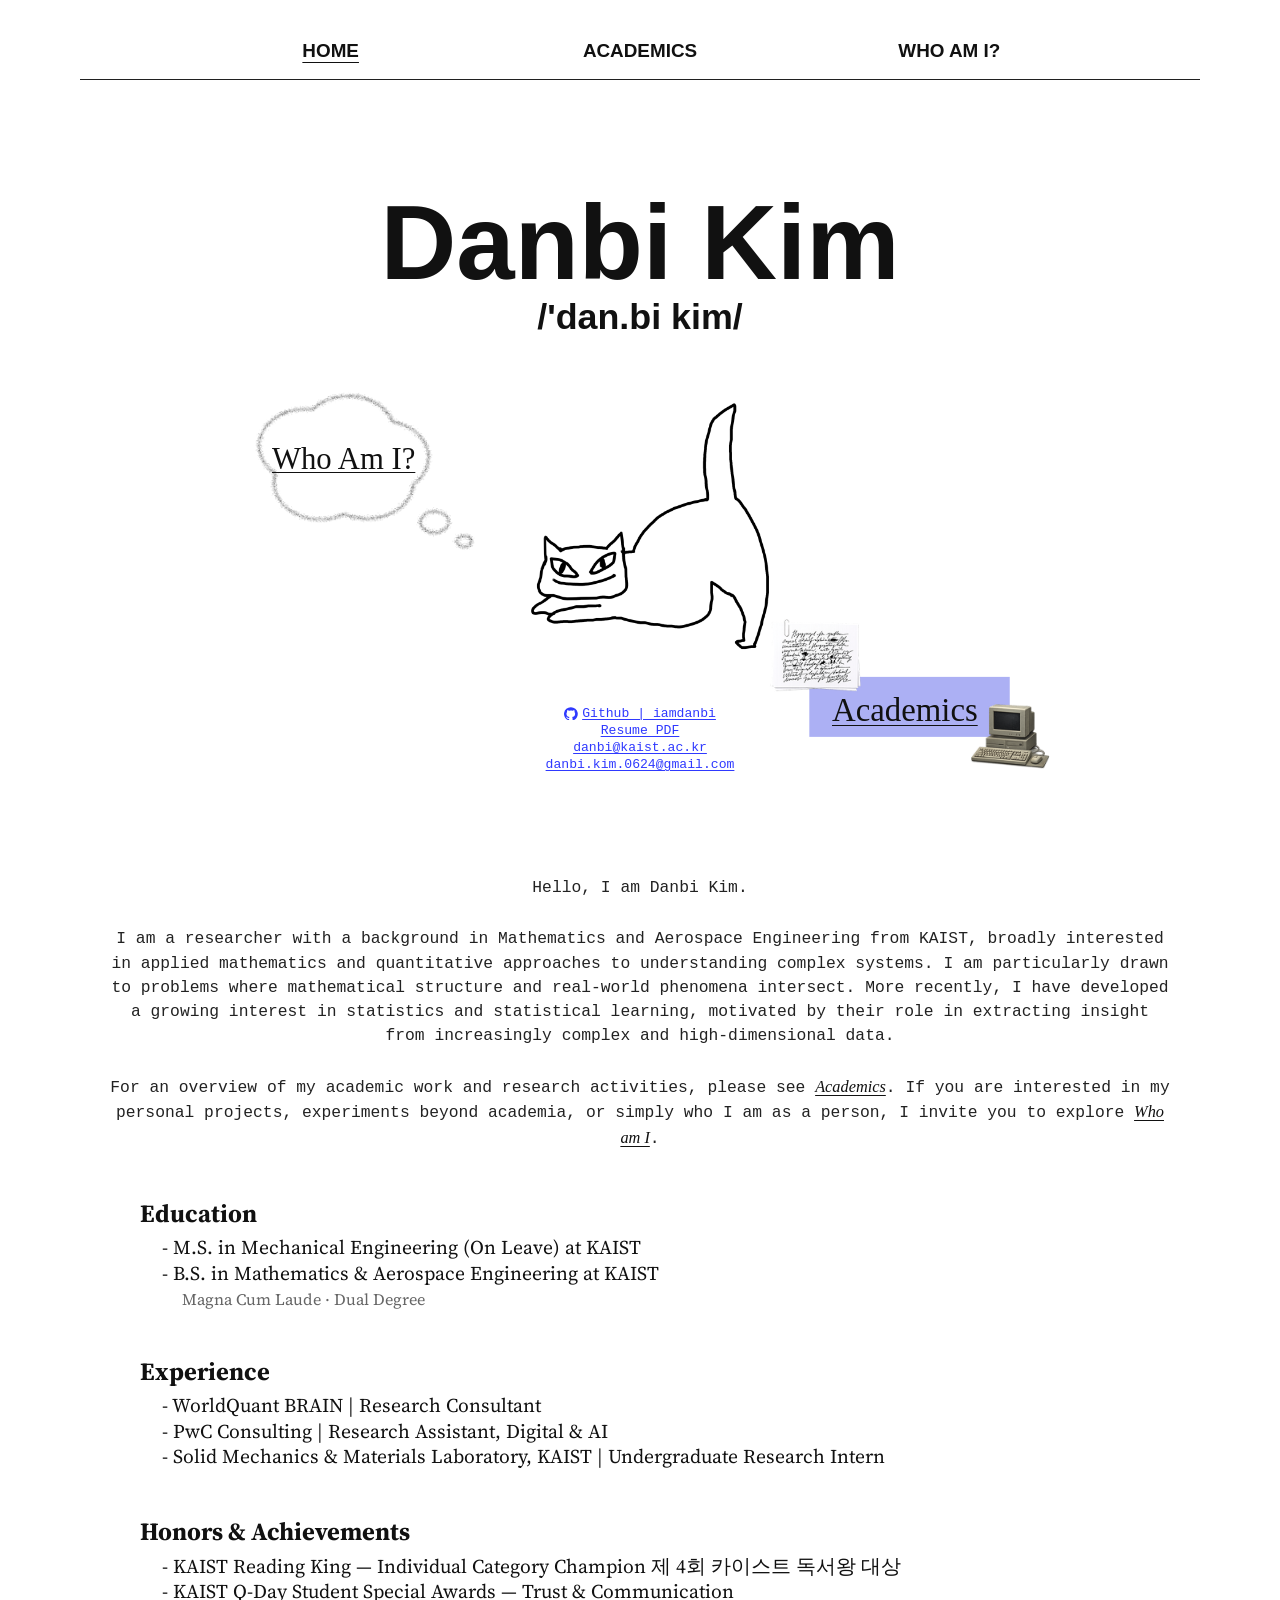
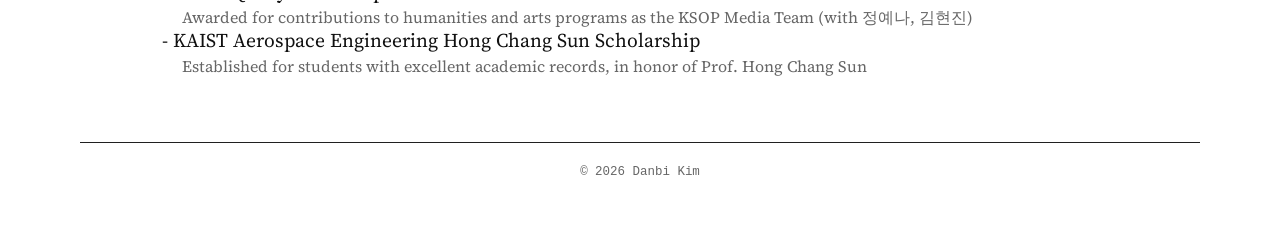
<file: index.html>
<!DOCTYPE html>
<html lang="en">
<head>
  <!-- Google tag (gtag.js) -->
  <script async src="https://www.googletagmanager.com/gtag/js?id=G-SSDT1JBMSD"></script>
  <script>
    window.dataLayer = window.dataLayer || [];
    function gtag(){dataLayer.push(arguments);}
    gtag('js', new Date());

    gtag('config', 'G-SSDT1JBMSD');
  </script>
  <meta charset="UTF-8" />
  <meta name="viewport" content="width=device-width, initial-scale=1.0" />
  <title>Danbi Kim</title>
  <link rel="preconnect" href="https://fonts.googleapis.com" />
  <link rel="preconnect" href="https://fonts.gstatic.com" crossorigin />
  <link href="https://fonts.googleapis.com/css2?family=Source+Serif+4:wght@400;700&display=swap" rel="stylesheet" />
  <link rel="stylesheet" href="style.css" />
</head>
<body>

<nav>
  <a href="#" class="active" onclick="show('home',this);return false;">Home</a>
  <a href="#" data-page-link="academics" onclick="show('academics',this);return false;">Academics</a>
  <a href="#" data-page-link="whoami" onclick="show('whoami',this);return false;">Who am I?</a>
</nav> 

<main>

  <!-- ══ HOME ══ -->
  <div id="home" class="page active">

    <div class="name-header">
      <h1 class="home-name">Danbi Kim</h1>
      <p class="phonetic">/'dan.bi kim/</p>
    </div>

    <div class="home-collage" aria-label="Danbi Kim homepage illustration">
      <a class="thought-link" href="#" onclick="show('whoami', document.querySelector('[data-page-link=whoami]'));return false;">
        <img src="assets/images/Inside_thoughts.png" alt="" />
        <span>Who Am I?</span>
      </a>

      <img class="cat-drawing" src="assets/images/cat_drawing_00.png" alt="Cat drawing" />

      <a class="academics-link" href="#" onclick="show('academics', document.querySelector('[data-page-link=academics]'));return false;">
        <img src="assets/images/Academics_hyperlink.png" alt="" />
        <span>Academics</span>
      </a>

      <div class="link-row">
        <a class="github-contact" href="https://github.com/iamdanbi" target="_blank" aria-label="Github iamdanbi">
          <svg viewBox="0 0 16 16" aria-hidden="true">
            <path d="M8 .2a8 8 0 0 0-2.5 15.6c.4.1.5-.2.5-.4v-1.5c-2.2.5-2.7-.9-2.7-.9-.4-.9-.9-1.1-.9-1.1-.7-.5.1-.5.1-.5.8.1 1.2.8 1.2.8.7 1.2 1.9.9 2.3.7.1-.5.3-.9.5-1.1-1.8-.2-3.6-.9-3.6-3.9 0-.9.3-1.6.8-2.1-.1-.2-.4-1 .1-2.1 0 0 .7-.2 2.2.8A7.6 7.6 0 0 1 8 4.2c.7 0 1.4.1 2 .3 1.5-1 2.2-.8 2.2-.8.5 1.1.2 1.9.1 2.1.5.6.8 1.3.8 2.1 0 3-1.8 3.7-3.6 3.9.3.3.6.8.6 1.6v2c0 .2.1.5.6.4A8 8 0 0 0 8 .2Z"/>
          </svg>
          <span>Github | iamdanbi</span>
        </a>
        <a href="assets/PDF/Danbi_Kim_Resume.pdf" target="_blank">Resume PDF</a>
        <a href="mailto:danbi@kaist.ac.kr">danbi@kaist.ac.kr</a>
        <a href="mailto:danbi.kim.0624@gmail.com">danbi.kim.0624@gmail.com</a>
      </div>
    </div>

    <div class="intro-text">
      <p>Hello, I am Danbi Kim.</p>
      <p>
        I am a researcher with a background in Mathematics and Aerospace Engineering from KAIST,
        broadly interested in applied mathematics and quantitative approaches to understanding complex systems.
        I am particularly drawn to problems where mathematical structure and real-world phenomena intersect.
        More recently, I have developed a growing interest in statistics and statistical learning, motivated by
        their role in extracting insight from increasingly complex and high-dimensional data.
      </p>
      <p>
        For an overview of my academic work and research activities, please see
        <a class="intro-emphasis" href="#" onclick="show('academics', document.querySelector('[data-page-link=academics]'));return false;">Academics</a>.
        If you are interested
        in my personal projects, experiments beyond academia, or simply who I am as a person, I invite you to
        explore <a class="intro-emphasis" href="#" onclick="show('whoami', document.querySelector('[data-page-link=whoami]'));return false;">Who am I</a>.
      </p>
    </div>

    <!-- Education -->
    <div class="section">
      <h2 class="section-label">Education</h2>
      <ul class="entry-list">
        <li>
          <div>
            <div class="entry-main">- M.S. in Mechanical Engineering (On Leave) at KAIST</div>
          </div>
        </li>
        <li>
          <div>
            <div class="entry-main">- B.S. in Mathematics &amp; Aerospace Engineering at KAIST</div>
            <div class="entry-sub">Magna Cum Laude · Dual Degree</div>
          </div>
        </li>
      </ul>
    </div>

    <!-- Experience -->
    <div class="section">
      <h2 class="section-label">Experience</h2>
      <ul class="entry-list">
        <li>
          <div>
            <div class="entry-main">- WorldQuant BRAIN | Research Consultant</div>
          </div>
        </li>
        <li>
          <div>
            <div class="entry-main">- PwC Consulting | Research Assistant, Digital &amp; AI</div>
          </div>
        </li>
        <li>
          <div>
            <div class="entry-main">- Solid Mechanics &amp; Materials Laboratory, KAIST | Undergraduate Research Intern</div>
          </div>
        </li>
      </ul>
    </div>

    <!-- Honors -->
    <div class="section">
      <h2 class="section-label">Honors &amp; Achievements</h2>
      <ul class="entry-list">
        <li>
          <div>
            <div class="entry-main">- KAIST Reading King — Individual Category Champion 제 4회 카이스트 독서왕 대상</div>
          </div>
        </li>
        <li>
          <div>
            <div class="entry-main">- KAIST Q-Day Student Special Awards — Trust &amp; Communication</div>
            <div class="entry-sub">Awarded for contributions to humanities and arts programs as the KSOP Media Team (with 정예나, 김현진)</div>
          </div>
        </li>
        <li>
          <div>
            <div class="entry-main">- KAIST Aerospace Engineering Hong Chang Sun Scholarship</div>
            <div class="entry-sub">Established for students with excellent academic records, in honor of Prof. Hong Chang Sun</div>
          </div>
        </li>
      </ul>
    </div>

  </div><!-- /home -->

  <div id="academics" class="page placeholder-page">
    <p>준비중이다</p>
  </div>

  <div id="whoami" class="page placeholder-page">
    <p>준비중이다</p>
  </div>

  <!-- ══ PROJECTS ══ -->
  <div id="projects" class="page">
    <p class="projects-intro">Selected work in quantitative research, mathematical modeling, and software.</p>

    <!-- Quant -->
    <div class="project-group">
      <p class="project-group-label">Quantitative Research</p>

      <div class="project-item">
        <div class="project-header">
          <div class="project-title"><a href="projects/portfolio-optimization.html">Portfolio Optimization via Convex Programming</a></div>
          <div class="project-year">2025</div>
        </div>
        <p class="project-desc">Mean-variance and CVaR portfolio optimization using real equity data. Implements efficient frontier construction, factor exposure constraints, and rebalancing under transaction cost penalties.</p>
        <div class="project-tags">
          <span class="tag">Python</span><span class="tag">cvxpy</span><span class="tag">Convex Optimization</span><span class="tag">Portfolio Theory</span>
        </div>
      </div>

      <!-- <div class="project-item">
        <div class="project-header">
          <div class="project-title"><a href="https://github.com/Danbi-Kim-0624" target="_blank">Alpha Research Pipeline</a></div>
          <div class="project-year">2026</div>
        </div>
        <p class="project-desc">Systematic factor research on U.S. equities using WorldQuant BRAIN. Built an automated alpha generation and screening pipeline using the BRAIN API, with LLM-assisted ideation for operator combinations.</p>
        <div class="project-tags">
          <span class="tag">Python</span><span class="tag">Factor Research</span><span class="tag">Alpha Development</span><span class="tag">LLM</span>
        </div>
      </div> -->
    </div>

    <!-- Mathematical Modeling -->
    <div class="project-group">
      <p class="project-group-label">Mathematical Modeling</p>

      <div class="project-item">
        <div class="project-header">
          <div class="project-title"><a href="projects/fourier-drawing.html">2D Fourier Transform Drawing Machine</a></div>
          <div class="project-year">2022</div>
        </div>
        <p class="project-desc">Approximates arbitrary closed curves using Fourier series on the complex plane. Inspired by 3Blue1Brown, processes raster images via edge detection and contour extraction, then reconstructs the path as a sum of rotating phasors. Final project for AE280 Software Application in Aerospace Engineering.</p>
        <div class="project-tags">
          <span class="tag">Python</span><span class="tag">Fourier Analysis</span><span class="tag">Signal Processing</span>
        </div>
      </div>

      <div class="project-item">
        <div class="project-header">
          <div class="project-title">2D FEM Structural Solver</div>
          <div class="project-year">2024</div>
        </div>
        <p class="project-desc">Implemented a 2D finite element method solver in MATLAB for structural mechanics. Handles mesh generation, stiffness assembly, and displacement field computation for planar stress/strain problems.</p>
        <div class="project-tags">
          <span class="tag">MATLAB</span><span class="tag">FEM</span><span class="tag">Numerical Methods</span>
        </div>
      </div>
    </div>

    <!-- Software -->
    <div class="project-group">
      <p class="project-group-label">Software</p>

      <div class="project-item">
        <div class="project-header">
          <div class="project-title"><a href="projects/kaori-latex.html">Heat Sheet Automation — KAORI</a></div>
          <div class="project-year">2025</div>
        </div>
        <p class="project-desc">Led migration of the KAIST swim meet booklet from Hangeul to LaTeX, enabling a clean file-tree structure for collaborative editing. Python pipeline automates lane assignment and heat sheet generation from raw registration data. Later integrated into the official KAORI website.</p>
        <div class="project-tags">
          <span class="tag">Python</span><span class="tag">LaTeX</span><span class="tag">Automation</span>
        </div>
      </div>

      <div class="project-item">
        <div class="project-header">
          <div class="project-title"><a href="projects/mini-pygame.html">Mini Pygame Project — KSOP</a></div>
          <div class="project-year">2022</div>
        </div>
        <p class="project-desc">Educational game developed as part of the KSOP CS curriculum for middle and high school students. Features a dodge-and-collect mechanic with score tracking, start/game-over screens, and step-by-step teachable game logic.</p>
        <div class="project-tags">
          <span class="tag">Python</span><span class="tag">Pygame</span><span class="tag">Education</span>
        </div>
      </div>
    </div>

    <!-- Extracurricular -->
    <div class="project-group">
      <p class="project-group-label">Extracurricular</p>

      <div class="project-item">
        <div class="project-header">
          <div class="project-title"><a href="projects/kaori-swim.html">Joining KAIST Swim Team KAORI</a></div>
          <div class="project-year">2024</div>
        </div>
        <p class="project-desc">Learned freestyle from scratch in three weeks to pass the 1,500m qualification test. Competed in multiple university and regional swim meets.</p>
        <div class="project-tags">
          <span class="tag">Swimming</span><span class="tag">KAIST KAORI</span>
        </div>
      </div>

      <div class="project-item">
        <div class="project-header">
          <div class="project-title"><a href="projects/taewool.html">Taewool Music Festival MC</a></div>
          <div class="project-year">2022</div>
        </div>
        <p class="project-desc">Served as MC for the 35th Taewool Music Festival, a four-hour campus event. Memorized an extensive script and coordinated live with a co-host to ensure a high-quality show.</p>
        <div class="project-tags">
          <span class="tag">KAIST VOK</span><span class="tag">Event Hosting</span>
        </div>
      </div>

      <div class="project-item">
        <div class="project-header">
          <div class="project-title"><a href="projects/ksop-2023.html">KSOP Summer Camp 2023 — Assistant &amp; Host</a></div>
          <div class="project-year">2023</div>
        </div>
        <p class="project-desc">Participated as assistant organizer and moderator for the 2023 KSOP Summer Camp. Focused on facilitating smooth communication behind the scenes.</p>
        <div class="project-tags">
          <span class="tag">KSOP</span><span class="tag">Mentoring</span>
        </div>
      </div>

      <div class="project-item">
        <div class="project-header">
          <div class="project-title"><a href="projects/ksop-2021.html">KSOP Summer Camp 2021 — Operations Lead</a></div>
          <div class="project-year">2021</div>
        </div>
        <p class="project-desc">Operations Mentor responsible for program scheduling and participant coordination. Served as host for a special lecture by Krafton Chairman Chang Byung-gyu.</p>
        <div class="project-tags">
          <span class="tag">KSOP</span><span class="tag">Operations</span>
        </div>
      </div>
    </div>

  </div><!-- /projects -->

</main>

<footer>© 2026 Danbi Kim</footer>

<script>
  function show(pageId, linkEl) {
    document.querySelectorAll('.page').forEach(p => p.classList.remove('active'));
    document.querySelectorAll('nav a').forEach(a => a.classList.remove('active'));
    document.getElementById(pageId).classList.add('active');
    if (linkEl) linkEl.classList.add('active');
    window.scrollTo({ top: 0, behavior: 'smooth' });
  }
</script>
</body>
</html>
</file>
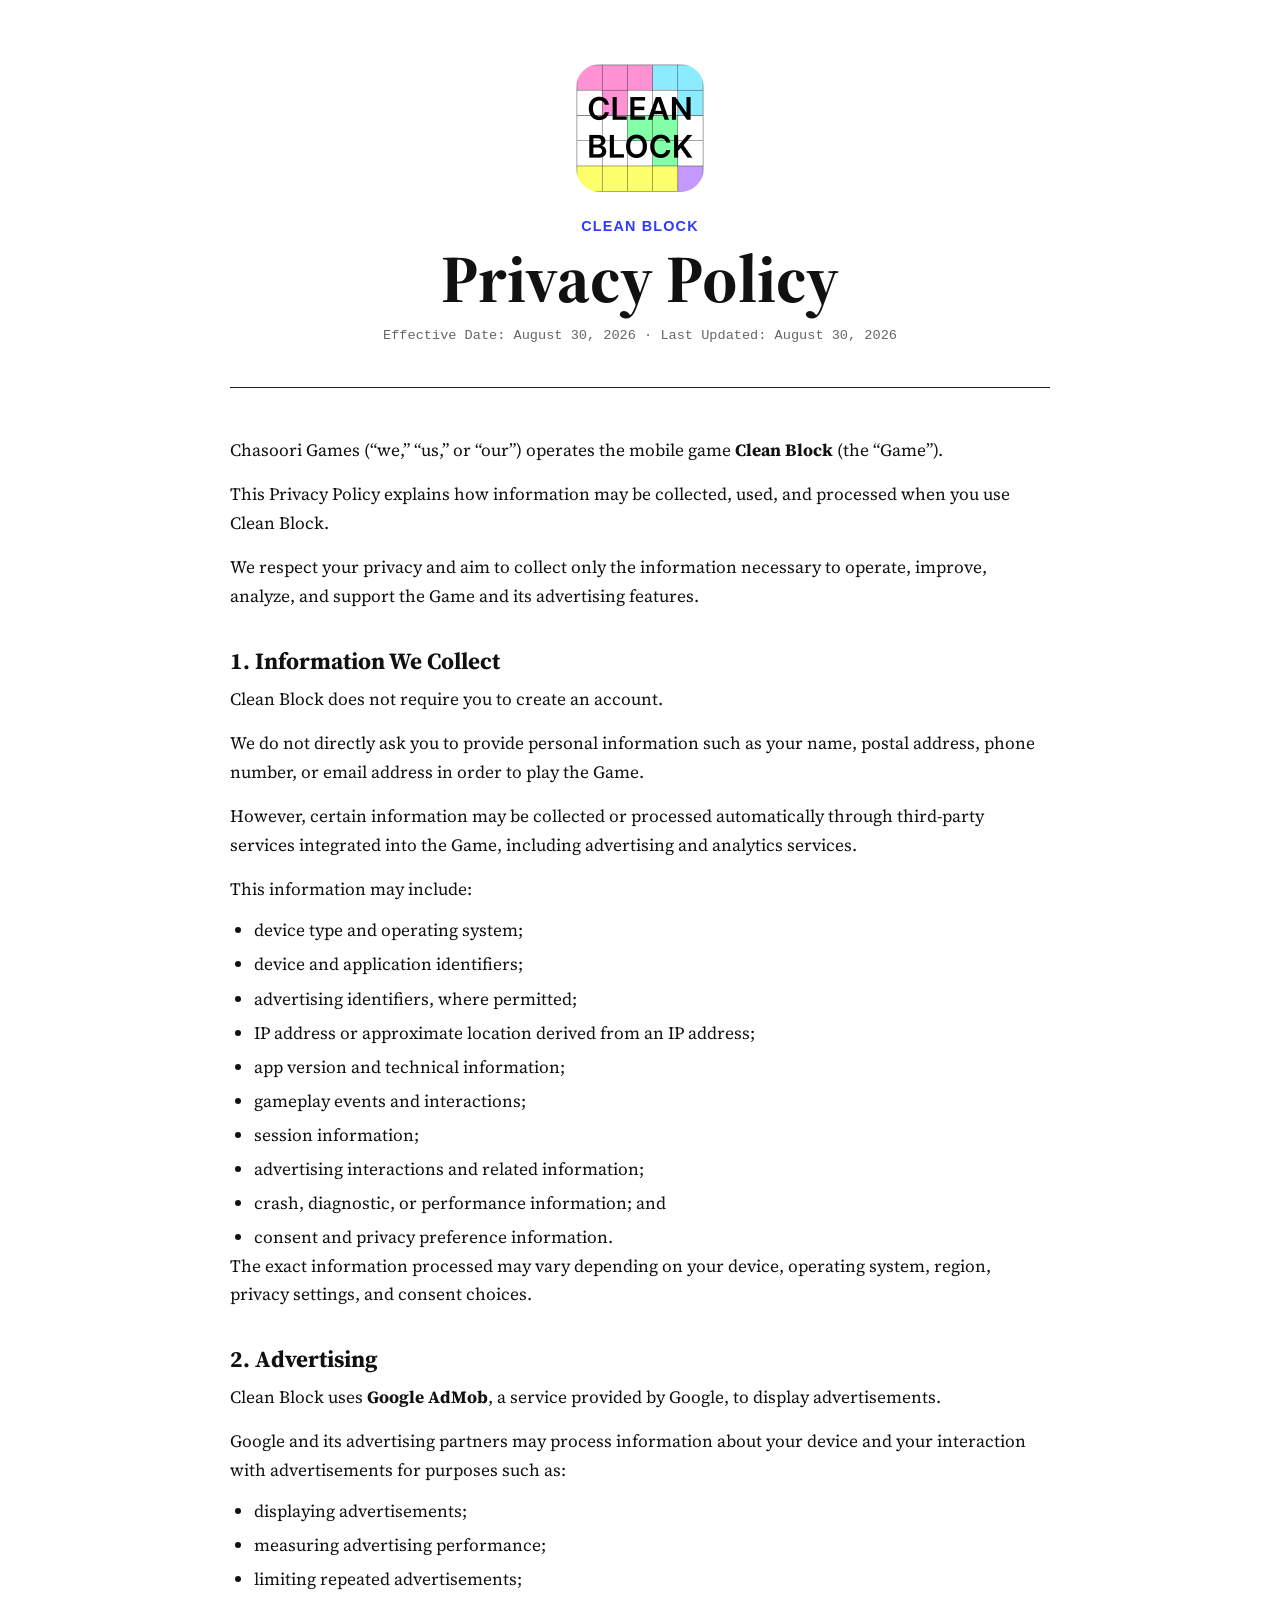
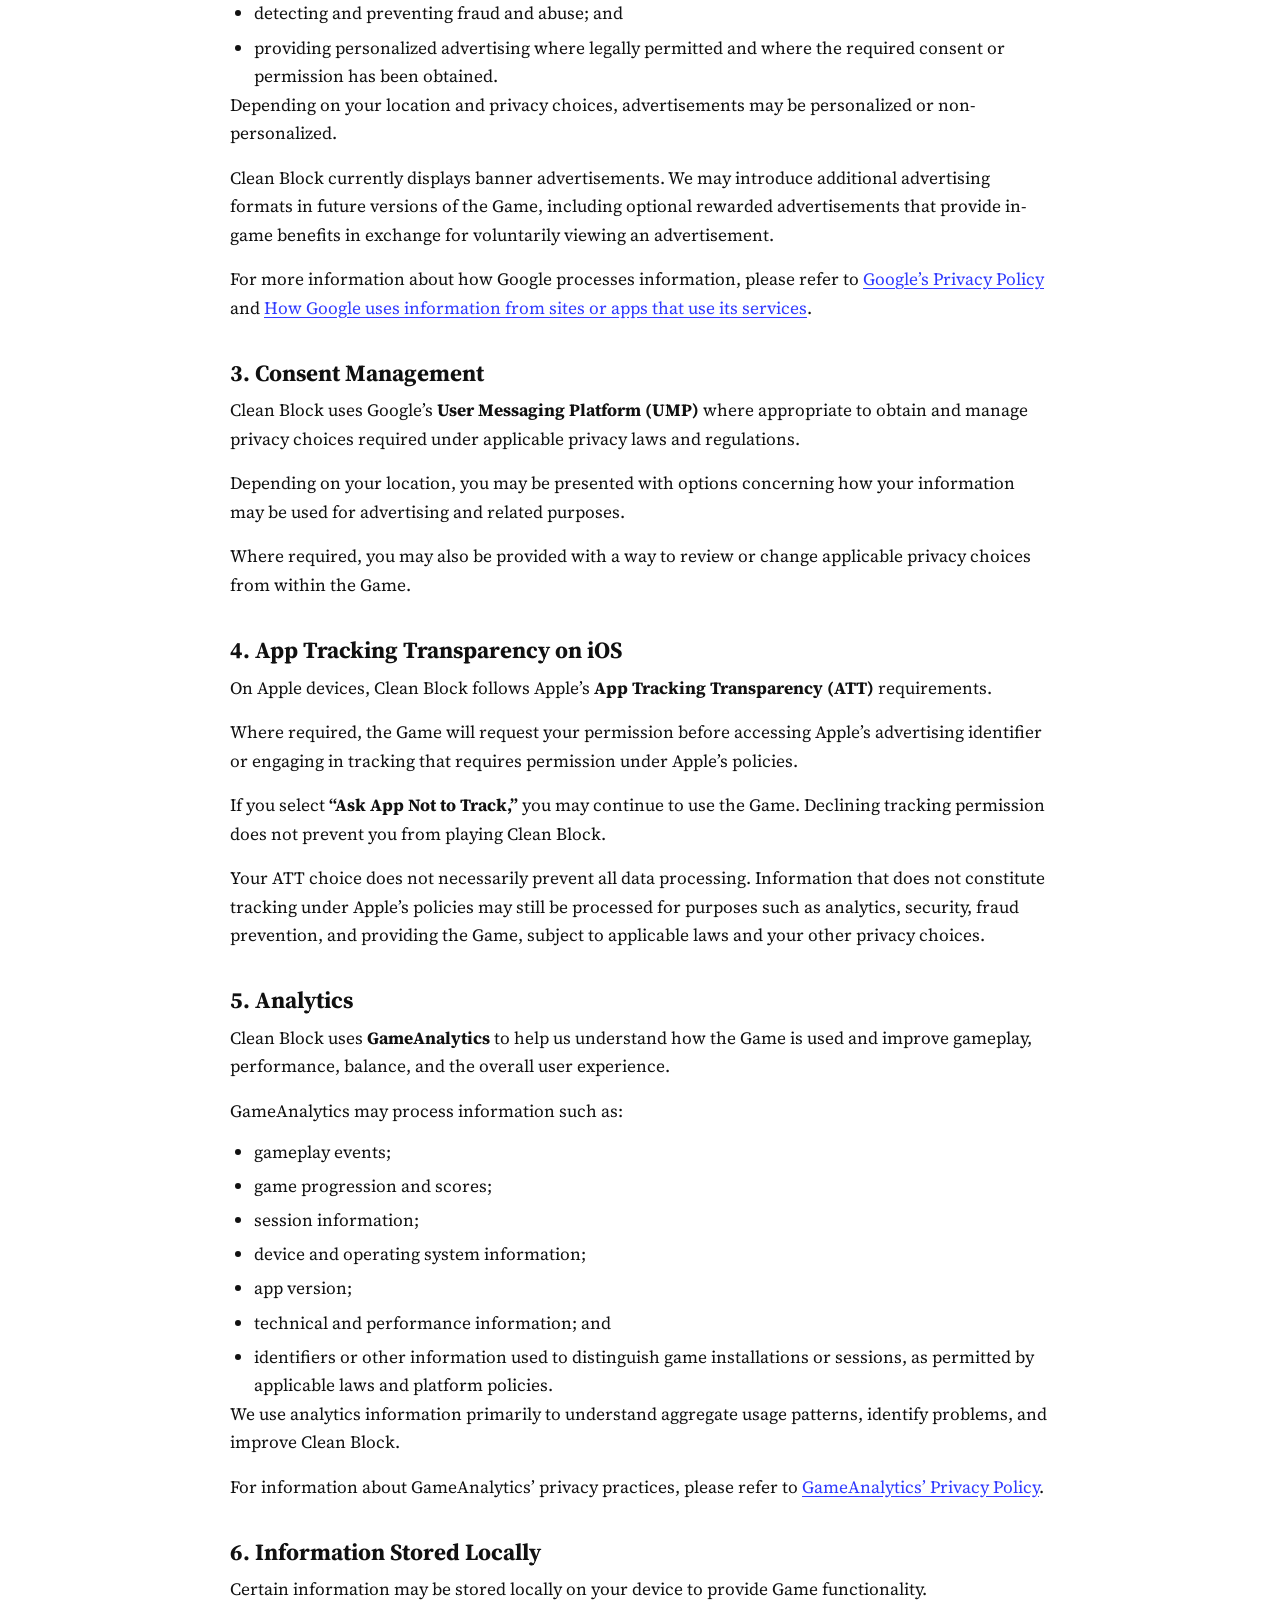
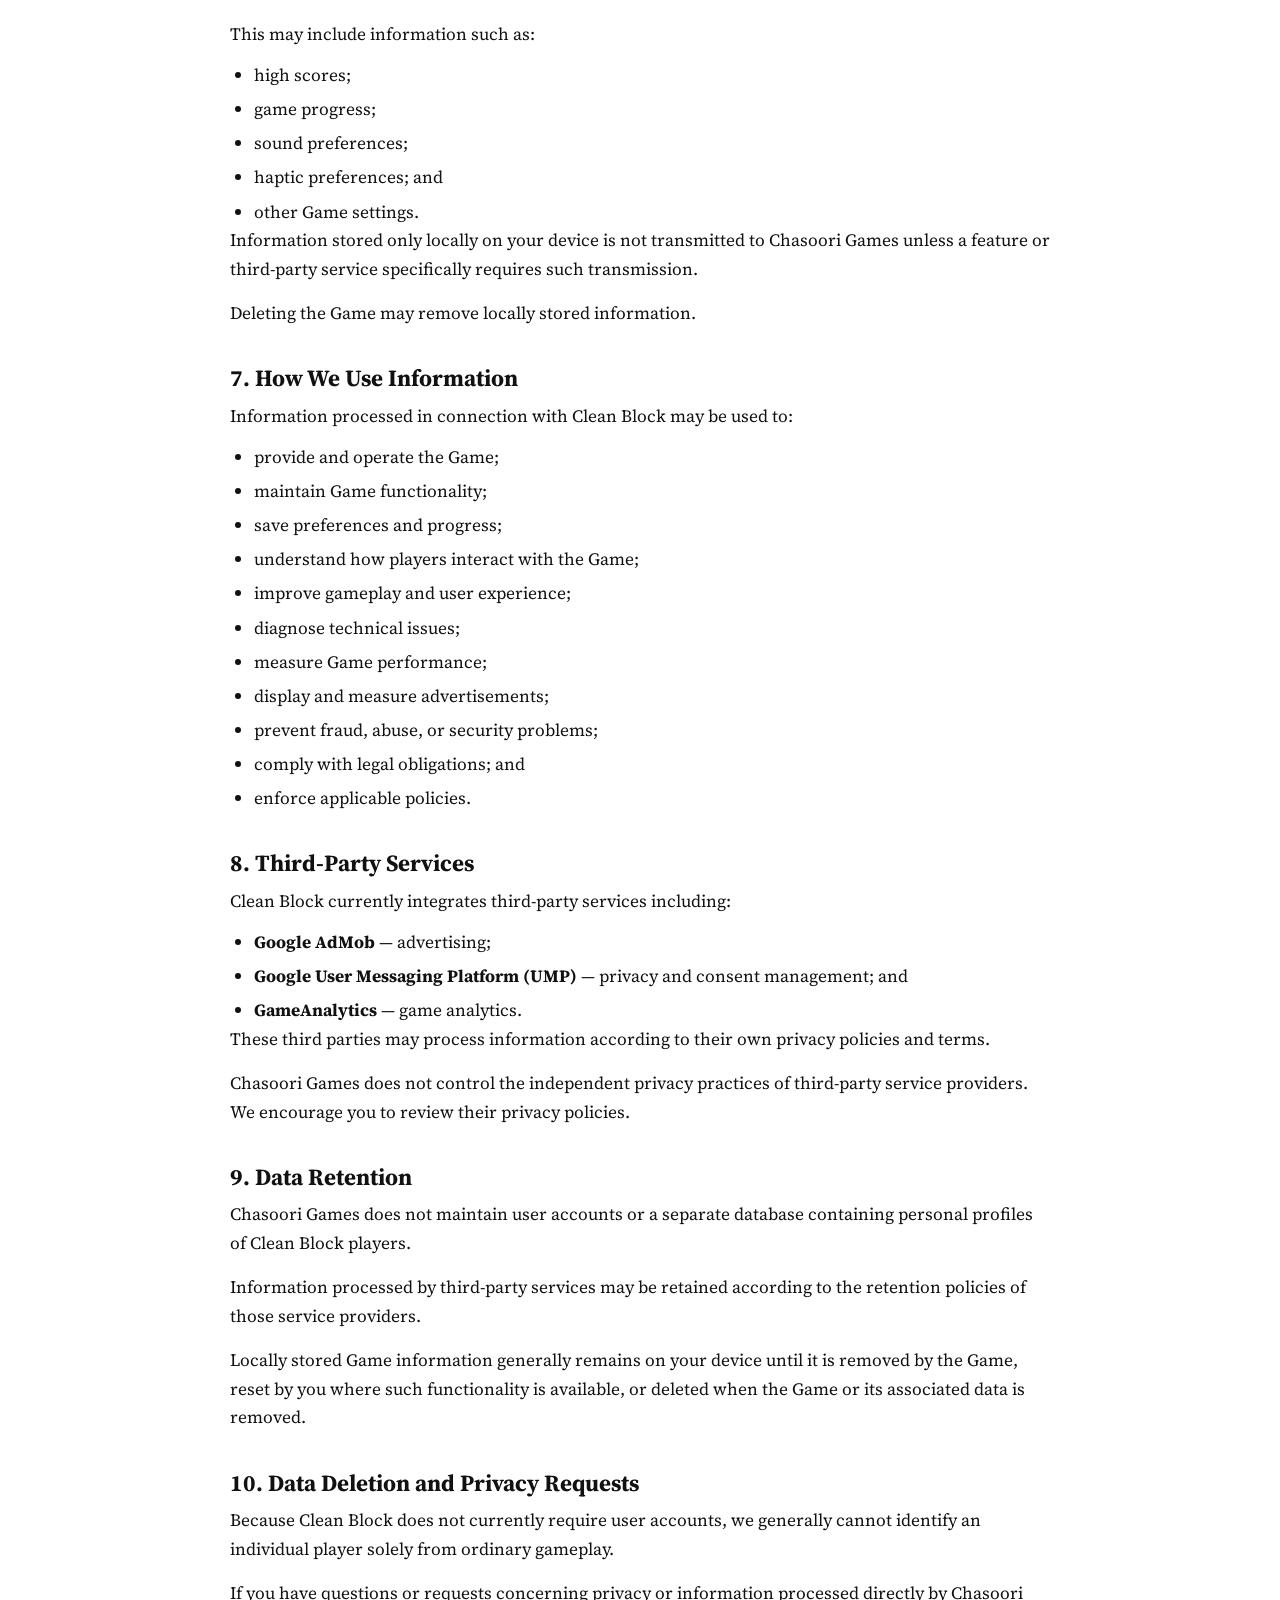
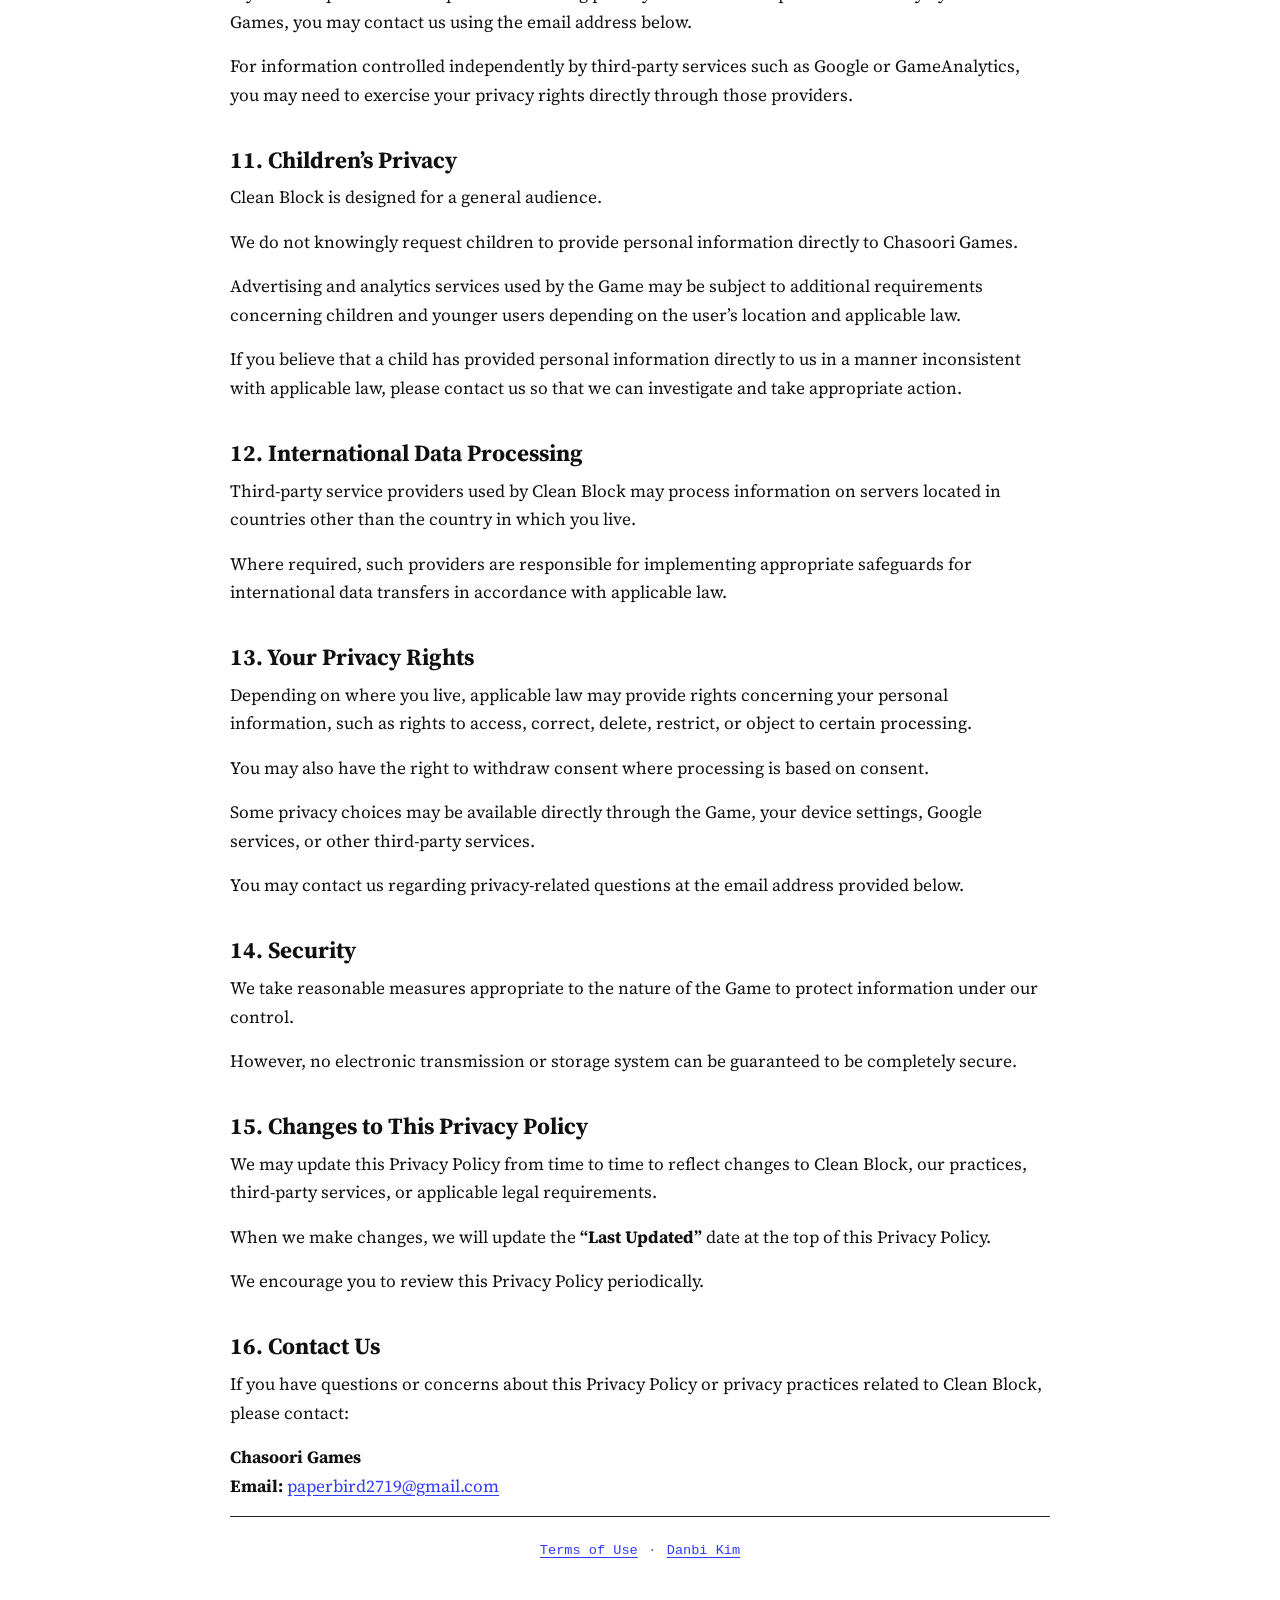
<file: clean_block/privacy_policy.html>
<!DOCTYPE html>
<html lang="en">
<head>
	<meta charset="UTF-8" />
	<meta name="viewport" content="width=device-width, initial-scale=1.0" />
	<meta name="description" content="Privacy Policy for Clean Block." />
	<title>Privacy Policy | Clean Block</title>
	<link rel="preconnect" href="https://fonts.googleapis.com" />
	<link rel="preconnect" href="https://fonts.gstatic.com" crossorigin />
	<link href="https://fonts.googleapis.com/css2?family=Source+Serif+4:wght@400;700&amp;display=swap" rel="stylesheet" />
	<link rel="stylesheet" href="../style.css" />
</head>
<body>
	<main class="policy-page">
		<header class="policy-header">
			<a href="../index.html" aria-label="Clean Block home">
				<img class="policy-icon" src="../assets/images/chasoori_games/app_icon_image_v2_1024.png" alt="Clean Block app icon" />
			</a>
			<p class="policy-kicker">Clean Block</p>
			<h1>Privacy Policy</h1>
			<p class="policy-date">Effective Date: August 30, 2026 · Last Updated: August 30, 2026</p>
		</header>

		<article class="policy-content">
			<p>Chasoori Games (“we,” “us,” or “our”) operates the mobile game <strong>Clean Block</strong> (the “Game”).</p>
			<p>This Privacy Policy explains how information may be collected, used, and processed when you use Clean Block.</p>
			<p>We respect your privacy and aim to collect only the information necessary to operate, improve, analyze, and support the Game and its advertising features.</p>
			<h2>1. Information We Collect</h2>
			<p>Clean Block does not require you to create an account.</p>
			<p>We do not directly ask you to provide personal information such as your name, postal address, phone number, or email address in order to play the Game.</p>
			<p>However, certain information may be collected or processed automatically through third-party services integrated into the Game, including advertising and analytics services.</p>
			<p>This information may include:</p>
			<ul><li>device type and operating system;</li><li>device and application identifiers;</li><li>advertising identifiers, where permitted;</li><li>IP address or approximate location derived from an IP address;</li><li>app version and technical information;</li><li>gameplay events and interactions;</li><li>session information;</li><li>advertising interactions and related information;</li><li>crash, diagnostic, or performance information; and</li><li>consent and privacy preference information.</li></ul>
			<p>The exact information processed may vary depending on your device, operating system, region, privacy settings, and consent choices.</p>
			<h2>2. Advertising</h2>
			<p>Clean Block uses <strong>Google AdMob</strong>, a service provided by Google, to display advertisements.</p>
			<p>Google and its advertising partners may process information about your device and your interaction with advertisements for purposes such as:</p>
			<ul><li>displaying advertisements;</li><li>measuring advertising performance;</li><li>limiting repeated advertisements;</li><li>detecting and preventing fraud and abuse; and</li><li>providing personalized advertising where legally permitted and where the required consent or permission has been obtained.</li></ul>
			<p>Depending on your location and privacy choices, advertisements may be personalized or non-personalized.</p>
			<p>Clean Block currently displays banner advertisements. We may introduce additional advertising formats in future versions of the Game, including optional rewarded advertisements that provide in-game benefits in exchange for voluntarily viewing an advertisement.</p>
			<p>For more information about how Google processes information, please refer to <a href="https://policies.google.com/privacy">Google’s Privacy Policy</a> and <a href="https://policies.google.com/technologies/partner-sites">How Google uses information from sites or apps that use its services</a>.</p>
			<h2>3. Consent Management</h2>
			<p>Clean Block uses Google’s <strong>User Messaging Platform (UMP)</strong> where appropriate to obtain and manage privacy choices required under applicable privacy laws and regulations.</p>
			<p>Depending on your location, you may be presented with options concerning how your information may be used for advertising and related purposes.</p>
			<p>Where required, you may also be provided with a way to review or change applicable privacy choices from within the Game.</p>
			<h2>4. App Tracking Transparency on iOS</h2>
			<p>On Apple devices, Clean Block follows Apple’s <strong>App Tracking Transparency (ATT)</strong> requirements.</p>
			<p>Where required, the Game will request your permission before accessing Apple’s advertising identifier or engaging in tracking that requires permission under Apple’s policies.</p>
			<p>If you select <strong>“Ask App Not to Track,”</strong> you may continue to use the Game. Declining tracking permission does not prevent you from playing Clean Block.</p>
			<p>Your ATT choice does not necessarily prevent all data processing. Information that does not constitute tracking under Apple’s policies may still be processed for purposes such as analytics, security, fraud prevention, and providing the Game, subject to applicable laws and your other privacy choices.</p>
			<h2>5. Analytics</h2>
			<p>Clean Block uses <strong>GameAnalytics</strong> to help us understand how the Game is used and improve gameplay, performance, balance, and the overall user experience.</p>
			<p>GameAnalytics may process information such as:</p>
			<ul><li>gameplay events;</li><li>game progression and scores;</li><li>session information;</li><li>device and operating system information;</li><li>app version;</li><li>technical and performance information; and</li><li>identifiers or other information used to distinguish game installations or sessions, as permitted by applicable laws and platform policies.</li></ul>
			<p>We use analytics information primarily to understand aggregate usage patterns, identify problems, and improve Clean Block.</p>
			<p>For information about GameAnalytics’ privacy practices, please refer to <a href="https://gameanalytics.com/privacy/">GameAnalytics’ Privacy Policy</a>.</p>
			<h2>6. Information Stored Locally</h2>
			<p>Certain information may be stored locally on your device to provide Game functionality.</p>
			<p>This may include information such as:</p>
			<ul><li>high scores;</li><li>game progress;</li><li>sound preferences;</li><li>haptic preferences; and</li><li>other Game settings.</li></ul>
			<p>Information stored only locally on your device is not transmitted to Chasoori Games unless a feature or third-party service specifically requires such transmission.</p>
			<p>Deleting the Game may remove locally stored information.</p>
			<h2>7. How We Use Information</h2>
			<p>Information processed in connection with Clean Block may be used to:</p>
			<ul><li>provide and operate the Game;</li><li>maintain Game functionality;</li><li>save preferences and progress;</li><li>understand how players interact with the Game;</li><li>improve gameplay and user experience;</li><li>diagnose technical issues;</li><li>measure Game performance;</li><li>display and measure advertisements;</li><li>prevent fraud, abuse, or security problems;</li><li>comply with legal obligations; and</li><li>enforce applicable policies.</li></ul>
			<h2>8. Third-Party Services</h2>
			<p>Clean Block currently integrates third-party services including:</p>
			<ul><li><strong>Google AdMob</strong> — advertising;</li><li><strong>Google User Messaging Platform (UMP)</strong> — privacy and consent management; and</li><li><strong>GameAnalytics</strong> — game analytics.</li></ul>
			<p>These third parties may process information according to their own privacy policies and terms.</p>
			<p>Chasoori Games does not control the independent privacy practices of third-party service providers. We encourage you to review their privacy policies.</p>
			<h2>9. Data Retention</h2>
			<p>Chasoori Games does not maintain user accounts or a separate database containing personal profiles of Clean Block players.</p>
			<p>Information processed by third-party services may be retained according to the retention policies of those service providers.</p>
			<p>Locally stored Game information generally remains on your device until it is removed by the Game, reset by you where such functionality is available, or deleted when the Game or its associated data is removed.</p>
			<h2>10. Data Deletion and Privacy Requests</h2>
			<p>Because Clean Block does not currently require user accounts, we generally cannot identify an individual player solely from ordinary gameplay.</p>
			<p>If you have questions or requests concerning privacy or information processed directly by Chasoori Games, you may contact us using the email address below.</p>
			<p>For information controlled independently by third-party services such as Google or GameAnalytics, you may need to exercise your privacy rights directly through those providers.</p>
			<h2>11. Children’s Privacy</h2>
			<p>Clean Block is designed for a general audience.</p>
			<p>We do not knowingly request children to provide personal information directly to Chasoori Games.</p>
			<p>Advertising and analytics services used by the Game may be subject to additional requirements concerning children and younger users depending on the user’s location and applicable law.</p>
			<p>If you believe that a child has provided personal information directly to us in a manner inconsistent with applicable law, please contact us so that we can investigate and take appropriate action.</p>
			<h2>12. International Data Processing</h2>
			<p>Third-party service providers used by Clean Block may process information on servers located in countries other than the country in which you live.</p>
			<p>Where required, such providers are responsible for implementing appropriate safeguards for international data transfers in accordance with applicable law.</p>
			<h2>13. Your Privacy Rights</h2>
			<p>Depending on where you live, applicable law may provide rights concerning your personal information, such as rights to access, correct, delete, restrict, or object to certain processing.</p>
			<p>You may also have the right to withdraw consent where processing is based on consent.</p>
			<p>Some privacy choices may be available directly through the Game, your device settings, Google services, or other third-party services.</p>
			<p>You may contact us regarding privacy-related questions at the email address provided below.</p>
			<h2>14. Security</h2>
			<p>We take reasonable measures appropriate to the nature of the Game to protect information under our control.</p>
			<p>However, no electronic transmission or storage system can be guaranteed to be completely secure.</p>
			<h2>15. Changes to This Privacy Policy</h2>
			<p>We may update this Privacy Policy from time to time to reflect changes to Clean Block, our practices, third-party services, or applicable legal requirements.</p>
			<p>When we make changes, we will update the <strong>“Last Updated”</strong> date at the top of this Privacy Policy.</p>
			<p>We encourage you to review this Privacy Policy periodically.</p>
			<h2>16. Contact Us</h2>
			<p>If you have questions or concerns about this Privacy Policy or privacy practices related to Clean Block, please contact:</p>
			<p><strong>Chasoori Games</strong><br /><strong>Email:</strong> <a href="mailto:paperbird2719@gmail.com">paperbird2719@gmail.com</a></p>
		</article>

		<footer class="policy-footer">
			<a href="terms_of_use.html">Terms of Use</a>
			<span aria-hidden="true">·</span>
			<a href="../index.html">Danbi Kim</a>
		</footer>
	</main>
</body>
</html>
</file>
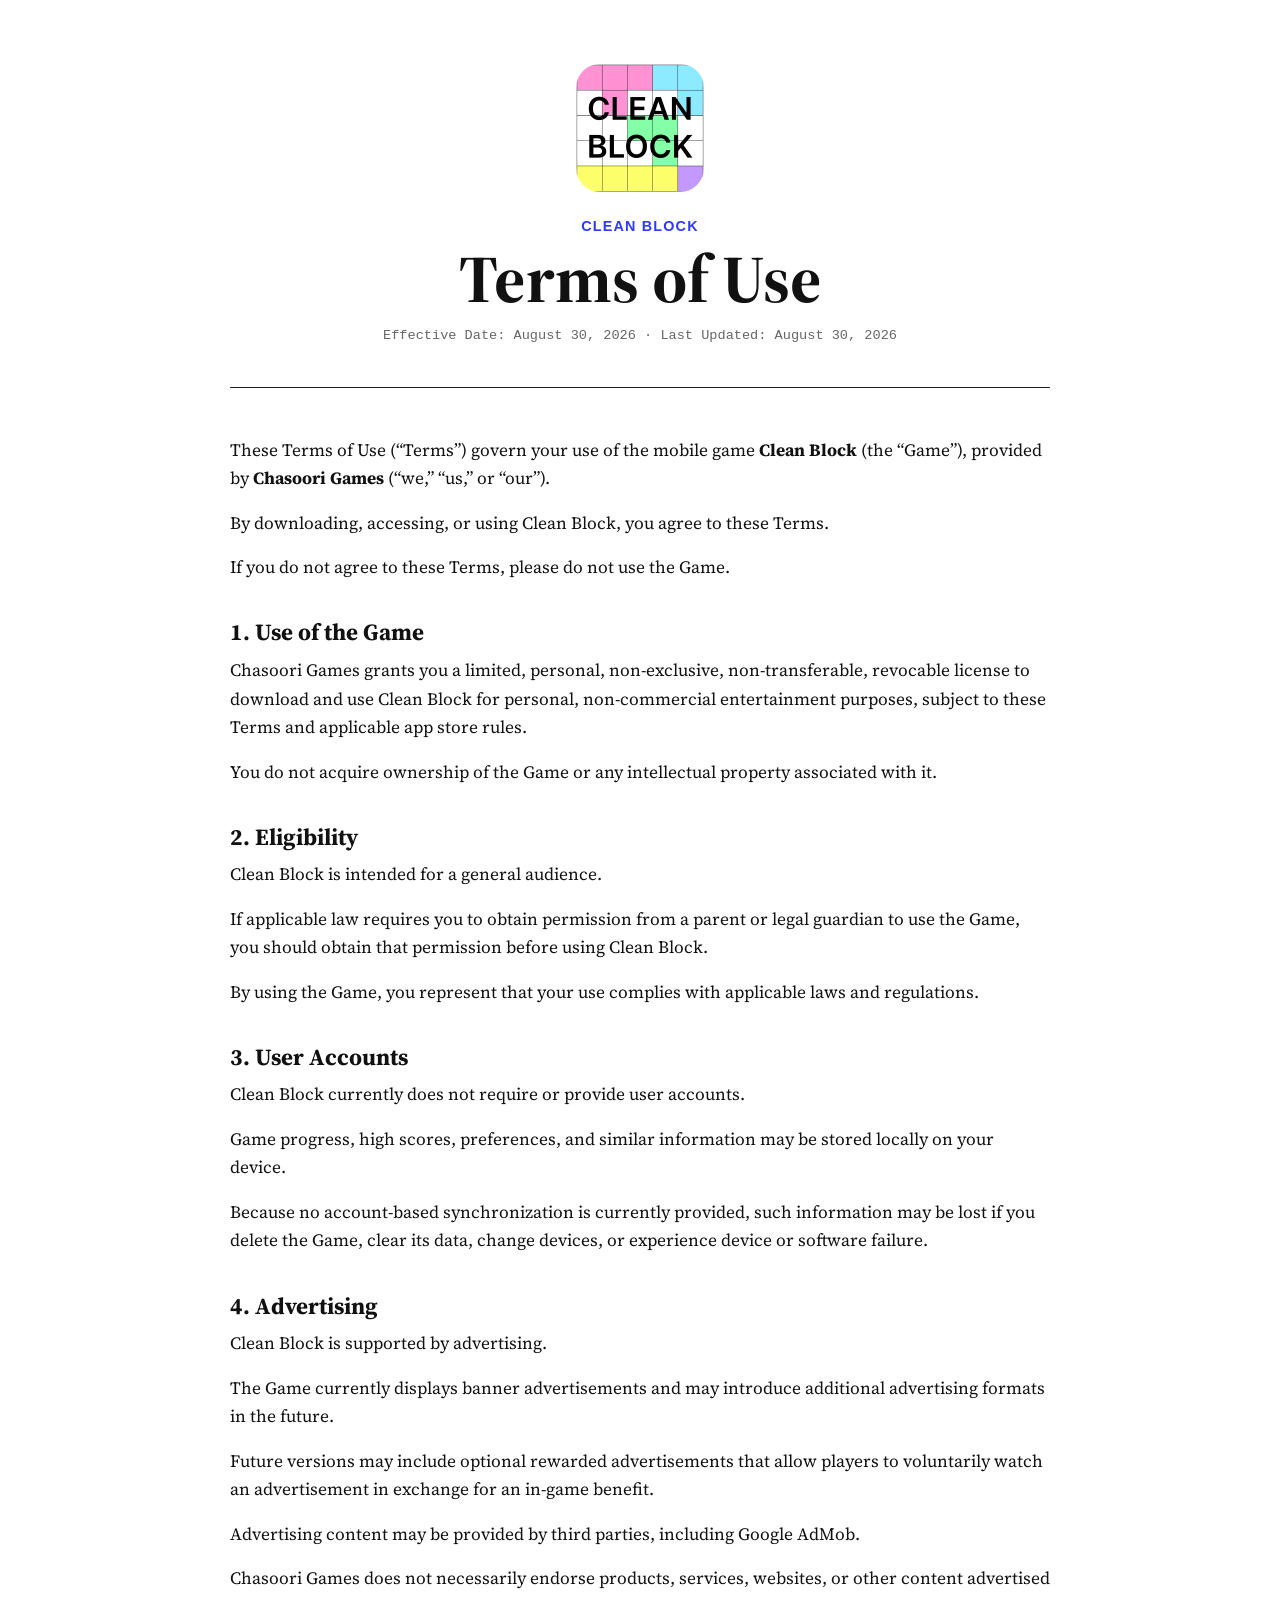
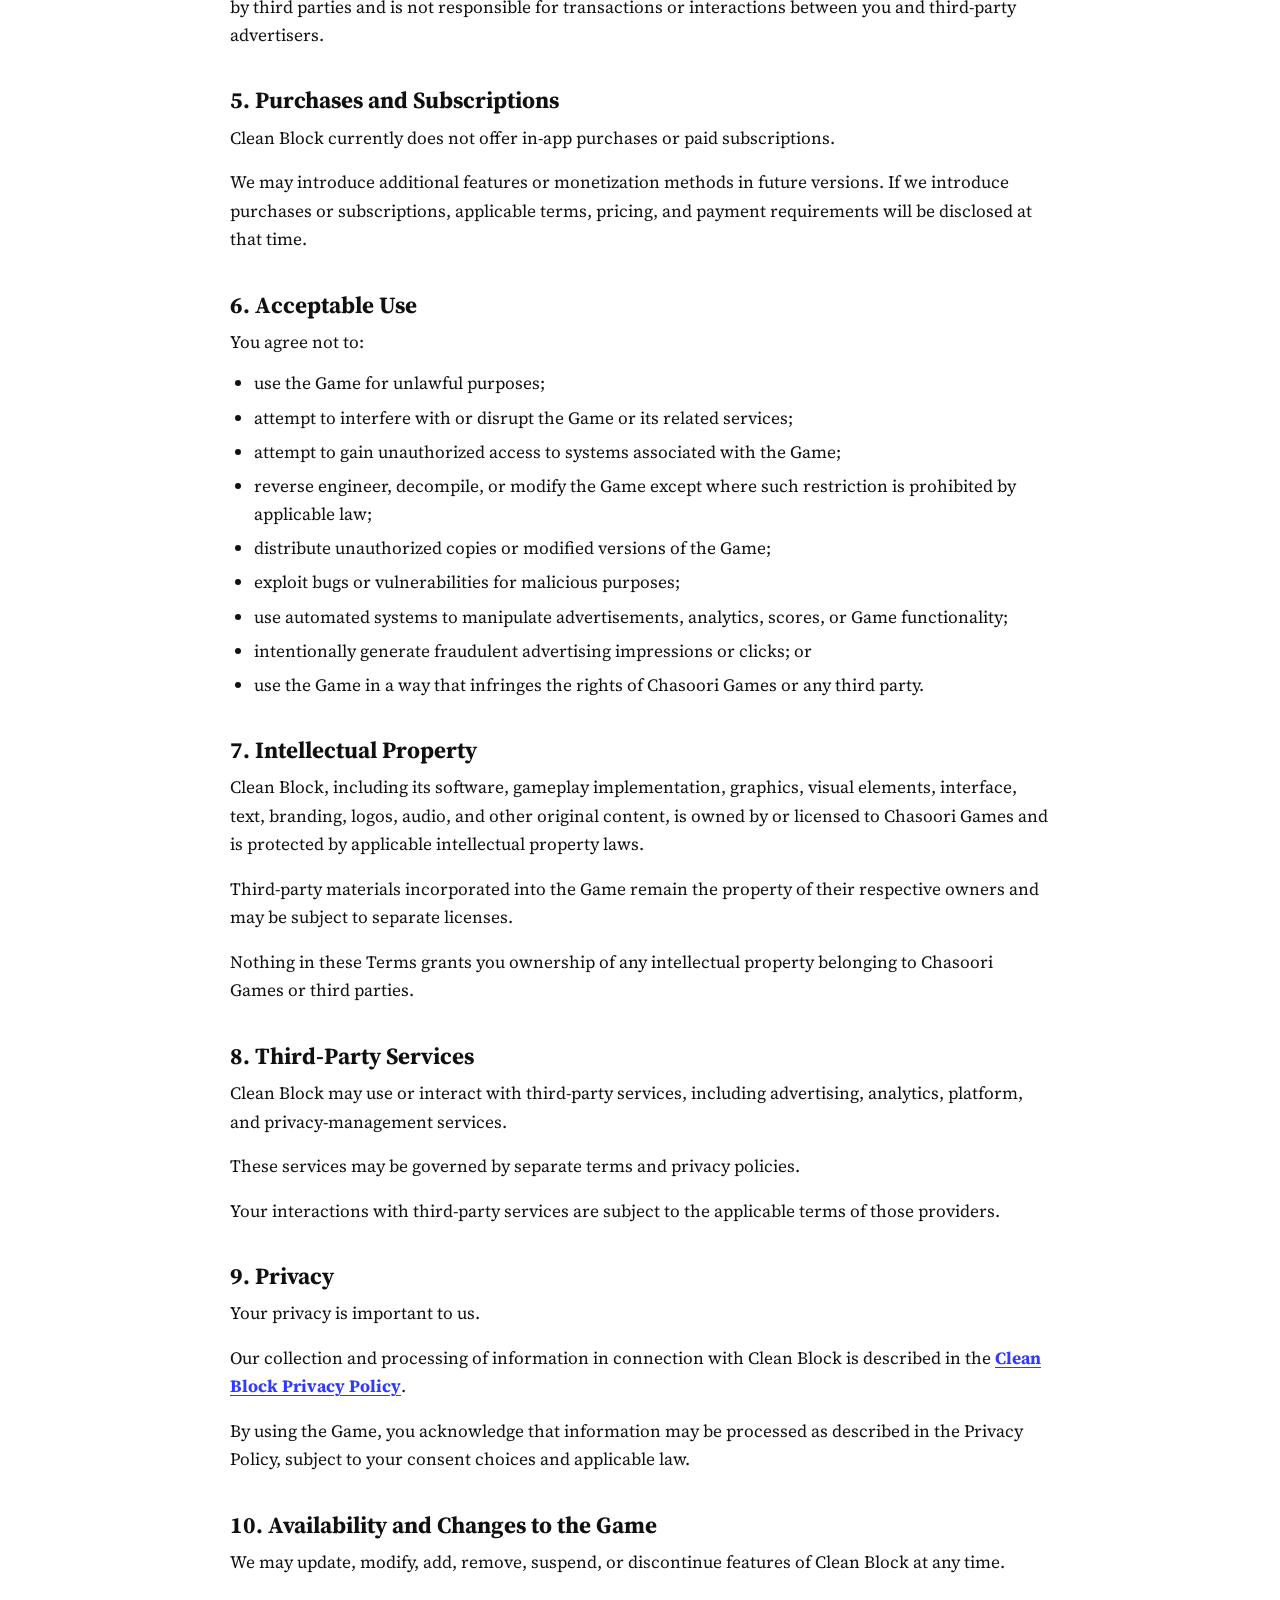
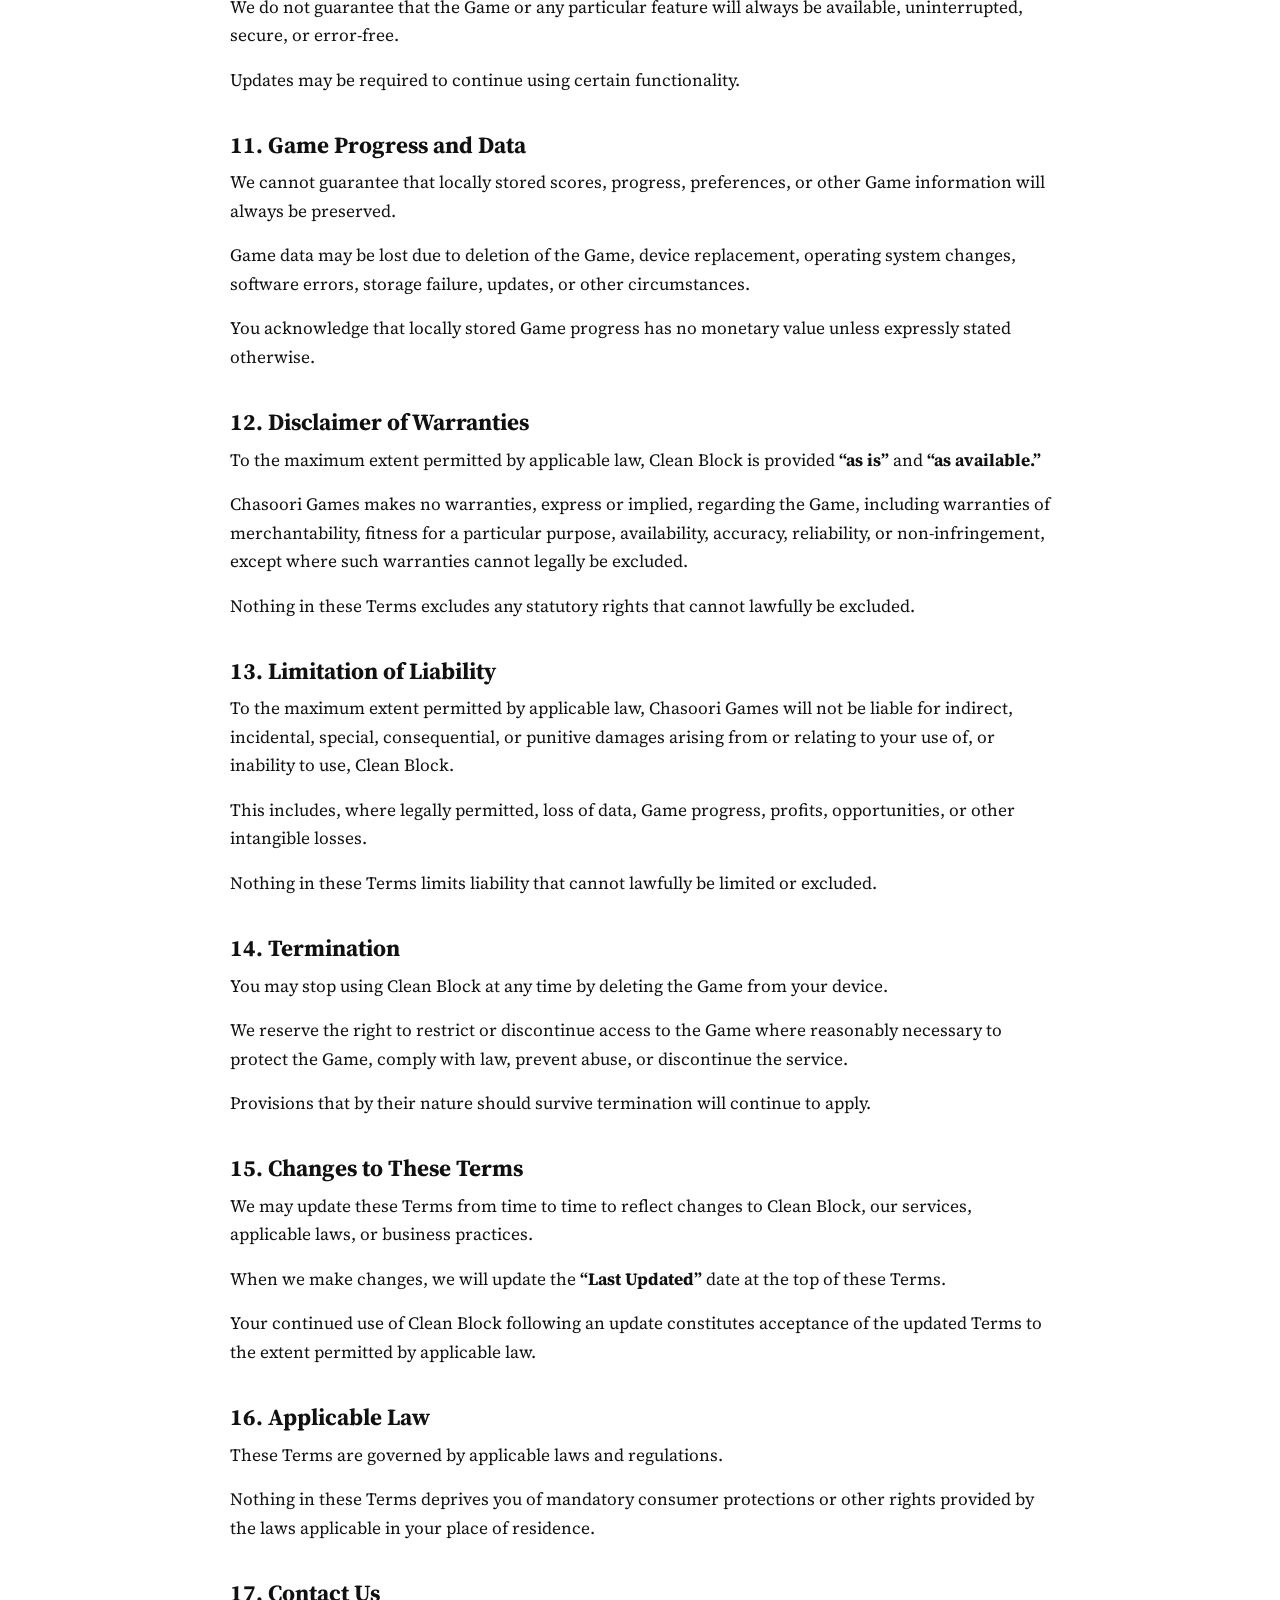
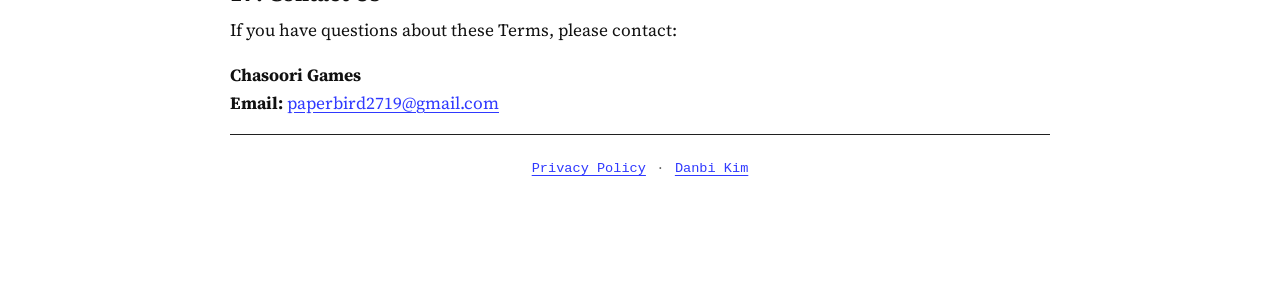
<file: clean_block/terms_of_use.html>
<!DOCTYPE html>
<html lang="en">
<head>
	<meta charset="UTF-8" />
	<meta name="viewport" content="width=device-width, initial-scale=1.0" />
	<meta name="description" content="Terms of Use for Clean Block." />
	<title>Terms of Use | Clean Block</title>
	<link rel="preconnect" href="https://fonts.googleapis.com" />
	<link rel="preconnect" href="https://fonts.gstatic.com" crossorigin />
	<link href="https://fonts.googleapis.com/css2?family=Source+Serif+4:wght@400;700&amp;display=swap" rel="stylesheet" />
	<link rel="stylesheet" href="../style.css" />
</head>
<body>
	<main class="policy-page">
		<header class="policy-header">
			<a href="../index.html" aria-label="Clean Block home">
				<img class="policy-icon" src="../assets/images/chasoori_games/app_icon_image_v2_1024.png" alt="Clean Block app icon" />
			</a>
			<p class="policy-kicker">Clean Block</p>
			<h1>Terms of Use</h1>
			<p class="policy-date">Effective Date: August 30, 2026 · Last Updated: August 30, 2026</p>
		</header>

		<article class="policy-content">
			<p>These Terms of Use (“Terms”) govern your use of the mobile game <strong>Clean Block</strong> (the “Game”), provided by <strong>Chasoori Games</strong> (“we,” “us,” or “our”).</p>
			<p>By downloading, accessing, or using Clean Block, you agree to these Terms.</p>
			<p>If you do not agree to these Terms, please do not use the Game.</p>
			<h2>1. Use of the Game</h2>
			<p>Chasoori Games grants you a limited, personal, non-exclusive, non-transferable, revocable license to download and use Clean Block for personal, non-commercial entertainment purposes, subject to these Terms and applicable app store rules.</p>
			<p>You do not acquire ownership of the Game or any intellectual property associated with it.</p>
			<h2>2. Eligibility</h2><p>Clean Block is intended for a general audience.</p><p>If applicable law requires you to obtain permission from a parent or legal guardian to use the Game, you should obtain that permission before using Clean Block.</p><p>By using the Game, you represent that your use complies with applicable laws and regulations.</p>
			<h2>3. User Accounts</h2><p>Clean Block currently does not require or provide user accounts.</p><p>Game progress, high scores, preferences, and similar information may be stored locally on your device.</p><p>Because no account-based synchronization is currently provided, such information may be lost if you delete the Game, clear its data, change devices, or experience device or software failure.</p>
			<h2>4. Advertising</h2><p>Clean Block is supported by advertising.</p><p>The Game currently displays banner advertisements and may introduce additional advertising formats in the future.</p><p>Future versions may include optional rewarded advertisements that allow players to voluntarily watch an advertisement in exchange for an in-game benefit.</p><p>Advertising content may be provided by third parties, including Google AdMob.</p><p>Chasoori Games does not necessarily endorse products, services, websites, or other content advertised by third parties and is not responsible for transactions or interactions between you and third-party advertisers.</p>
			<h2>5. Purchases and Subscriptions</h2><p>Clean Block currently does not offer in-app purchases or paid subscriptions.</p><p>We may introduce additional features or monetization methods in future versions. If we introduce purchases or subscriptions, applicable terms, pricing, and payment requirements will be disclosed at that time.</p>
			<h2>6. Acceptable Use</h2><p>You agree not to:</p><ul><li>use the Game for unlawful purposes;</li><li>attempt to interfere with or disrupt the Game or its related services;</li><li>attempt to gain unauthorized access to systems associated with the Game;</li><li>reverse engineer, decompile, or modify the Game except where such restriction is prohibited by applicable law;</li><li>distribute unauthorized copies or modified versions of the Game;</li><li>exploit bugs or vulnerabilities for malicious purposes;</li><li>use automated systems to manipulate advertisements, analytics, scores, or Game functionality;</li><li>intentionally generate fraudulent advertising impressions or clicks; or</li><li>use the Game in a way that infringes the rights of Chasoori Games or any third party.</li></ul>
			<h2>7. Intellectual Property</h2><p>Clean Block, including its software, gameplay implementation, graphics, visual elements, interface, text, branding, logos, audio, and other original content, is owned by or licensed to Chasoori Games and is protected by applicable intellectual property laws.</p><p>Third-party materials incorporated into the Game remain the property of their respective owners and may be subject to separate licenses.</p><p>Nothing in these Terms grants you ownership of any intellectual property belonging to Chasoori Games or third parties.</p>
			<h2>8. Third-Party Services</h2><p>Clean Block may use or interact with third-party services, including advertising, analytics, platform, and privacy-management services.</p><p>These services may be governed by separate terms and privacy policies.</p><p>Your interactions with third-party services are subject to the applicable terms of those providers.</p>
			<h2>9. Privacy</h2><p>Your privacy is important to us.</p><p>Our collection and processing of information in connection with Clean Block is described in the <a href="privacy_policy.html"><strong>Clean Block Privacy Policy</strong></a>.</p><p>By using the Game, you acknowledge that information may be processed as described in the Privacy Policy, subject to your consent choices and applicable law.</p>
			<h2>10. Availability and Changes to the Game</h2><p>We may update, modify, add, remove, suspend, or discontinue features of Clean Block at any time.</p><p>We do not guarantee that the Game or any particular feature will always be available, uninterrupted, secure, or error-free.</p><p>Updates may be required to continue using certain functionality.</p>
			<h2>11. Game Progress and Data</h2><p>We cannot guarantee that locally stored scores, progress, preferences, or other Game information will always be preserved.</p><p>Game data may be lost due to deletion of the Game, device replacement, operating system changes, software errors, storage failure, updates, or other circumstances.</p><p>You acknowledge that locally stored Game progress has no monetary value unless expressly stated otherwise.</p>
			<h2>12. Disclaimer of Warranties</h2><p>To the maximum extent permitted by applicable law, Clean Block is provided <strong>“as is”</strong> and <strong>“as available.”</strong></p><p>Chasoori Games makes no warranties, express or implied, regarding the Game, including warranties of merchantability, fitness for a particular purpose, availability, accuracy, reliability, or non-infringement, except where such warranties cannot legally be excluded.</p><p>Nothing in these Terms excludes any statutory rights that cannot lawfully be excluded.</p>
			<h2>13. Limitation of Liability</h2><p>To the maximum extent permitted by applicable law, Chasoori Games will not be liable for indirect, incidental, special, consequential, or punitive damages arising from or relating to your use of, or inability to use, Clean Block.</p><p>This includes, where legally permitted, loss of data, Game progress, profits, opportunities, or other intangible losses.</p><p>Nothing in these Terms limits liability that cannot lawfully be limited or excluded.</p>
			<h2>14. Termination</h2><p>You may stop using Clean Block at any time by deleting the Game from your device.</p><p>We reserve the right to restrict or discontinue access to the Game where reasonably necessary to protect the Game, comply with law, prevent abuse, or discontinue the service.</p><p>Provisions that by their nature should survive termination will continue to apply.</p>
			<h2>15. Changes to These Terms</h2><p>We may update these Terms from time to time to reflect changes to Clean Block, our services, applicable laws, or business practices.</p><p>When we make changes, we will update the <strong>“Last Updated”</strong> date at the top of these Terms.</p><p>Your continued use of Clean Block following an update constitutes acceptance of the updated Terms to the extent permitted by applicable law.</p>
			<h2>16. Applicable Law</h2><p>These Terms are governed by applicable laws and regulations.</p><p>Nothing in these Terms deprives you of mandatory consumer protections or other rights provided by the laws applicable in your place of residence.</p>
			<h2>17. Contact Us</h2><p>If you have questions about these Terms, please contact:</p><p><strong>Chasoori Games</strong><br /><strong>Email:</strong> <a href="mailto:paperbird2719@gmail.com">paperbird2719@gmail.com</a></p>
		</article>

		<footer class="policy-footer">
			<a href="privacy_policy.html">Privacy Policy</a>
			<span aria-hidden="true">·</span>
			<a href="../index.html">Danbi Kim</a>
		</footer>
	</main>
</body>
</html>
</file>
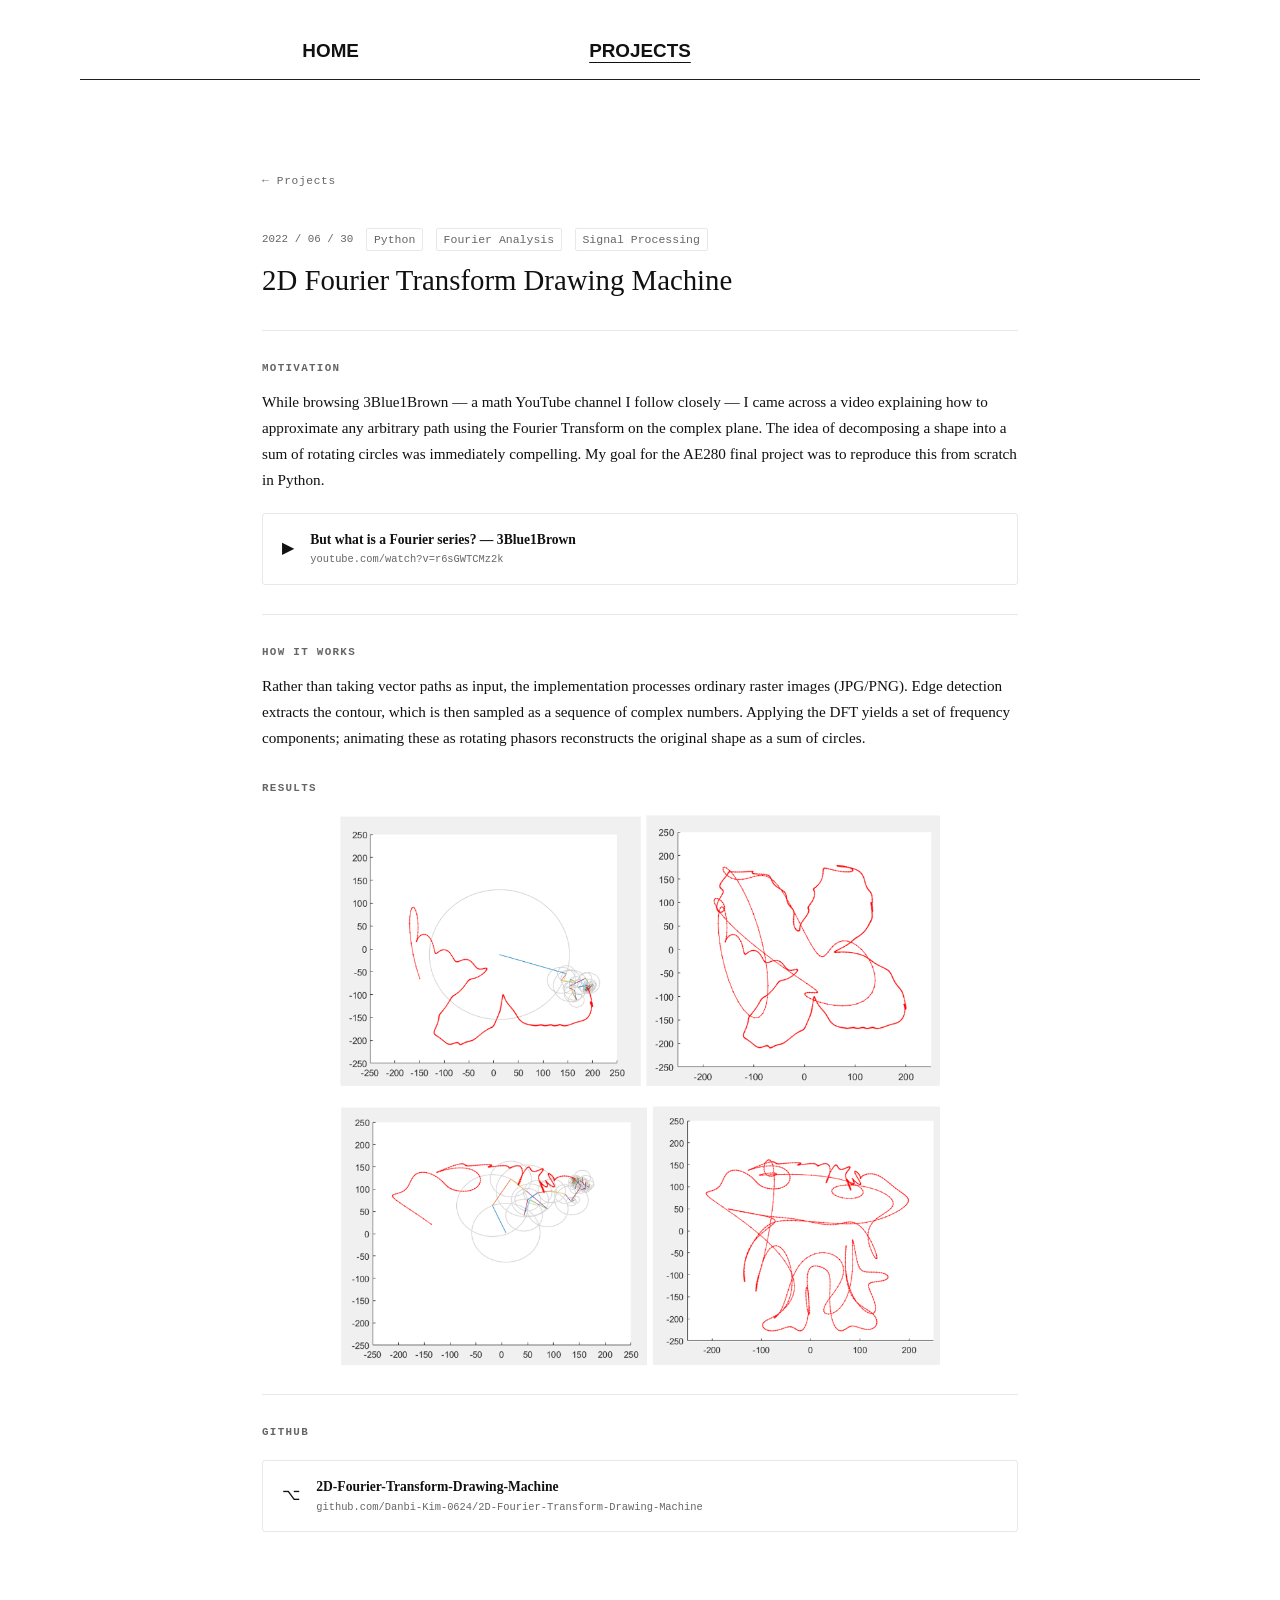
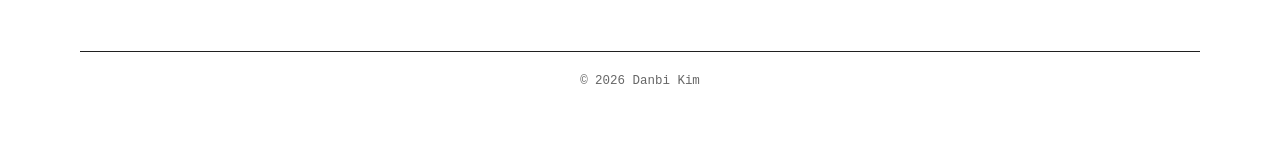
<file: projects/fourier-drawing.html>
<!DOCTYPE html>
<html lang="en">
<head>
  <meta charset="UTF-8" /><meta name="viewport" content="width=device-width, initial-scale=1.0" />
  <title>2D Fourier Transform Drawing Machine — Danbi Kim</title>
  <link rel="preconnect" href="https://fonts.googleapis.com" />
  <link rel="preconnect" href="https://fonts.gstatic.com" crossorigin />
  <link href="https://fonts.googleapis.com/css2?family=EB+Garamond:ital,wght@0,400;0,500;0,700;1,400&family=DM+Mono:wght@400;500&display=swap" rel="stylesheet" />
  <link rel="stylesheet" href="../style.css" />
</head>
<body>
<nav>
  <a href="../index.html">Home</a>
  <a href="../index.html" class="active">Projects</a>
</nav>
<div class="detail-main">
  <a class="back-link" href="../index.html">← Projects</a>
  <div class="detail-meta">
    <span class="detail-date">2022 / 06 / 30</span>
    <span class="tag">Python</span><span class="tag">Fourier Analysis</span><span class="tag">Signal Processing</span>
  </div>
  <h1 class="detail-title">2D Fourier Transform Drawing Machine</h1>
  <hr class="detail-divider" />

  <h2 class="detail-h2">Motivation</h2>
  <p class="detail-p">While browsing 3Blue1Brown — a math YouTube channel I follow closely — I came across a video explaining how to approximate any arbitrary path using the Fourier Transform on the complex plane. The idea of decomposing a shape into a sum of rotating circles was immediately compelling. My goal for the AE280 final project was to reproduce this from scratch in Python.</p>

  <a class="bookmark" href="https://www.youtube.com/watch?v=r6sGWTCMz2k" target="_blank">
    <span class="bookmark-icon yt">▶</span>
    <div class="bookmark-body">
      <div class="bookmark-title">But what is a Fourier series? — 3Blue1Brown</div>
      <div class="bookmark-url">youtube.com/watch?v=r6sGWTCMz2k</div>
    </div>
  </a>

  <hr class="detail-divider" />
  <h2 class="detail-h2">How It Works</h2>
  <p class="detail-p">Rather than taking vector paths as input, the implementation processes ordinary raster images (JPG/PNG). Edge detection extracts the contour, which is then sampled as a sequence of complex numbers. Applying the DFT yields a set of frequency components; animating these as rotating phasors reconstructs the original shape as a sum of circles.</p>

  <h2 class="detail-h2">Results</h2>
  <img class="detail-img" src="/assets/images/projects-images/AE280-sample-butterfly.png" alt="Fourier drawing — butterfly shape reconstruction" />
  <img class="detail-img" src="/assets/images/projects-images/AE280-sample-nupjuk.png" alt="Fourier drawing — frog shape reconstruction" />

  <hr class="detail-divider" />
  <h2 class="detail-h2">GitHub</h2>
  <a class="bookmark" href="https://github.com/Danbi-Kim-0624/2D-Fourier-Transform-Drawing-Machine" target="_blank">
    <span class="bookmark-icon">⌥</span>
    <div class="bookmark-body">
      <div class="bookmark-title">2D-Fourier-Transform-Drawing-Machine</div>
      <div class="bookmark-url">github.com/Danbi-Kim-0624/2D-Fourier-Transform-Drawing-Machine</div>
    </div>
  </a>
</div>
<footer>© 2026 Danbi Kim</footer>
</body>
</html>
</file>
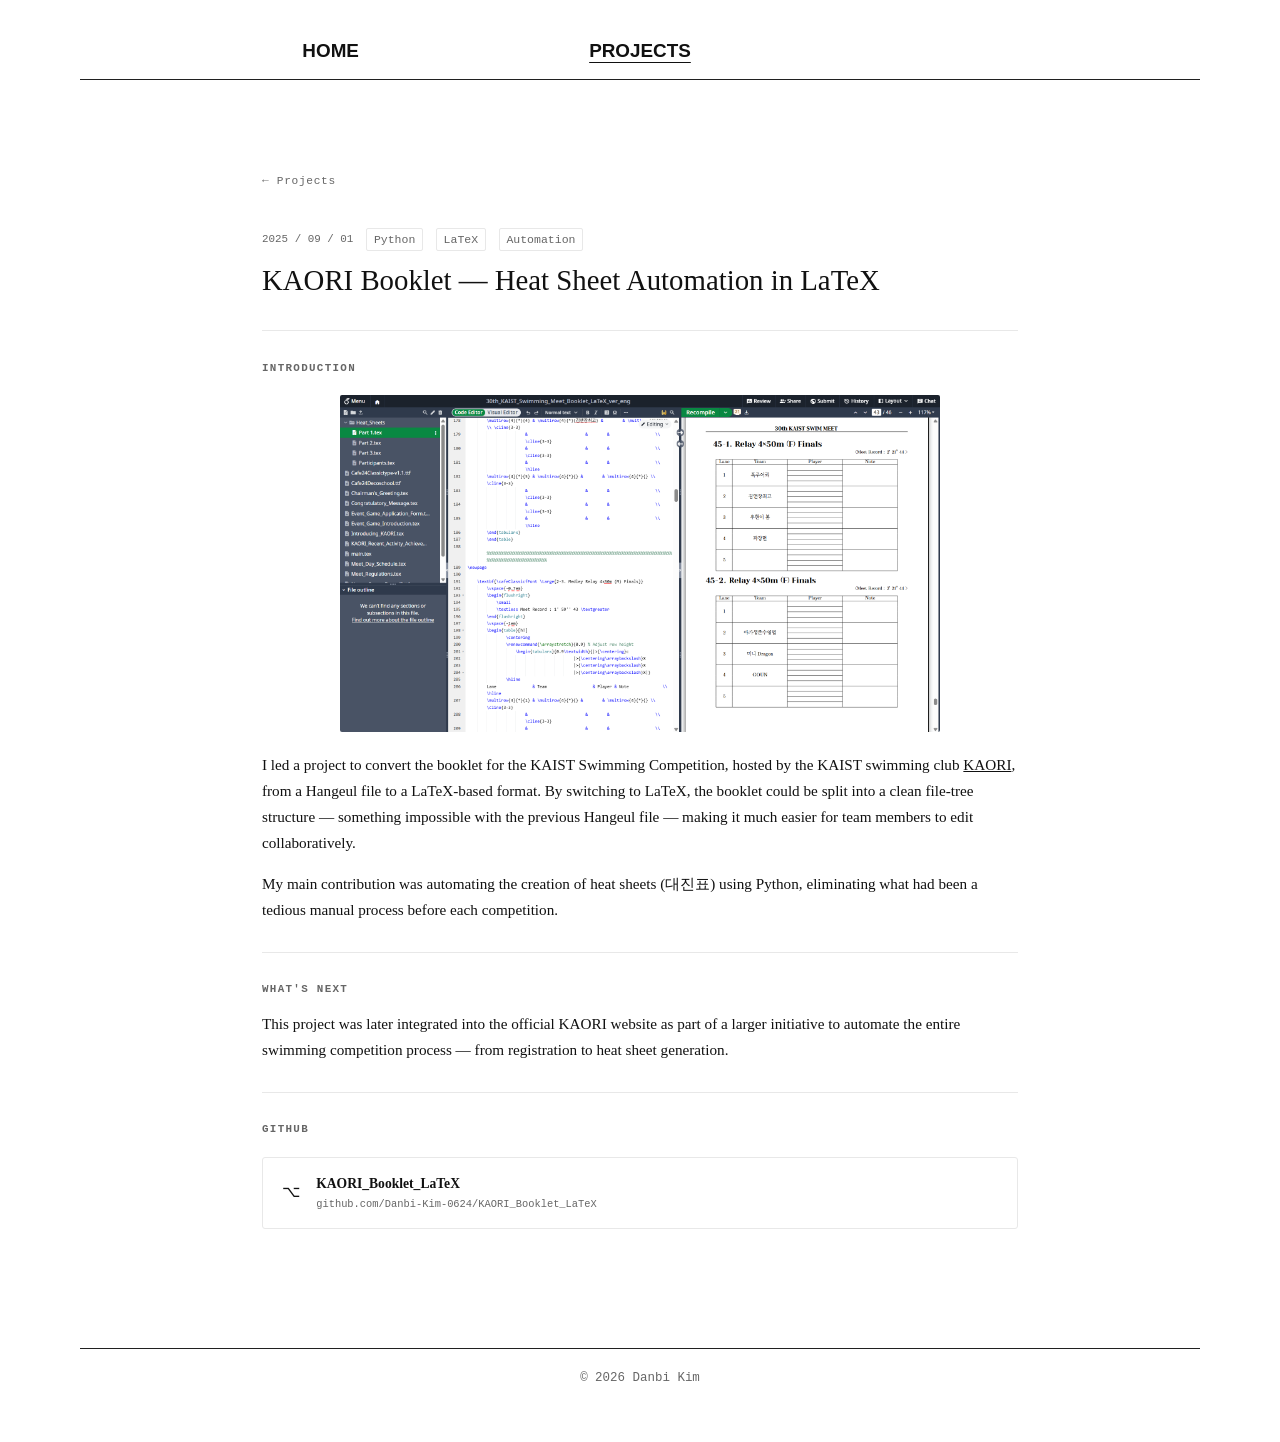
<file: projects/kaori-latex.html>
<!DOCTYPE html>
<html lang="en">
<head>
  <meta charset="UTF-8" /><meta name="viewport" content="width=device-width, initial-scale=1.0" />
  <title>KAORI Heat Sheet Automation — Danbi Kim</title>
  <link rel="preconnect" href="https://fonts.googleapis.com" />
  <link rel="preconnect" href="https://fonts.gstatic.com" crossorigin />
  <link href="https://fonts.googleapis.com/css2?family=EB+Garamond:ital,wght@0,400;0,500;0,700;1,400&family=DM+Mono:wght@400;500&display=swap" rel="stylesheet" />
  <link rel="stylesheet" href="../style.css" />
</head>
<body>
<nav>
  <a href="../index.html">Home</a>
  <a href="../index.html" class="active">Projects</a>
</nav>
<div class="detail-main">
  <a class="back-link" href="../index.html">← Projects</a>
  <div class="detail-meta">
    <span class="detail-date">2025 / 09 / 01</span>
    <span class="tag">Python</span><span class="tag">LaTeX</span><span class="tag">Automation</span>
  </div>
  <h1 class="detail-title">KAORI Booklet — Heat Sheet Automation in LaTeX</h1>
  <hr class="detail-divider" />

  <h2 class="detail-h2">Introduction</h2>
  <img class="detail-img" src="/assets/images/projects-images/kaori-booklet-latex-screenshot.png" alt="KAORI booklet LaTeX code in Overleaf" />
  <p class="detail-p">I led a project to convert the booklet for the KAIST Swimming Competition, hosted by the KAIST swimming club <a href="https://www.kaist-kaori.org" target="_blank" style="color:var(--text);">KAORI</a>, from a Hangeul file to a LaTeX-based format. By switching to LaTeX, the booklet could be split into a clean file-tree structure — something impossible with the previous Hangeul file — making it much easier for team members to edit collaboratively.</p>
  <p class="detail-p">My main contribution was automating the creation of heat sheets (대진표) using Python, eliminating what had been a tedious manual process before each competition.</p>

  <hr class="detail-divider" />
  <h2 class="detail-h2">What's Next</h2>
  <p class="detail-p">This project was later integrated into the official KAORI website as part of a larger initiative to automate the entire swimming competition process — from registration to heat sheet generation.</p>

  <hr class="detail-divider" />
  <h2 class="detail-h2">GitHub</h2>
  <a class="bookmark" href="https://github.com/Danbi-Kim-0624/KAORI_Booklet_LaTeX" target="_blank">
    <span class="bookmark-icon">⌥</span>
    <div class="bookmark-body">
      <div class="bookmark-title">KAORI_Booklet_LaTeX</div>
      <div class="bookmark-url">github.com/Danbi-Kim-0624/KAORI_Booklet_LaTeX</div>
    </div>
  </a>
</div>
<footer>© 2026 Danbi Kim</footer>
</body>
</html>
</file>
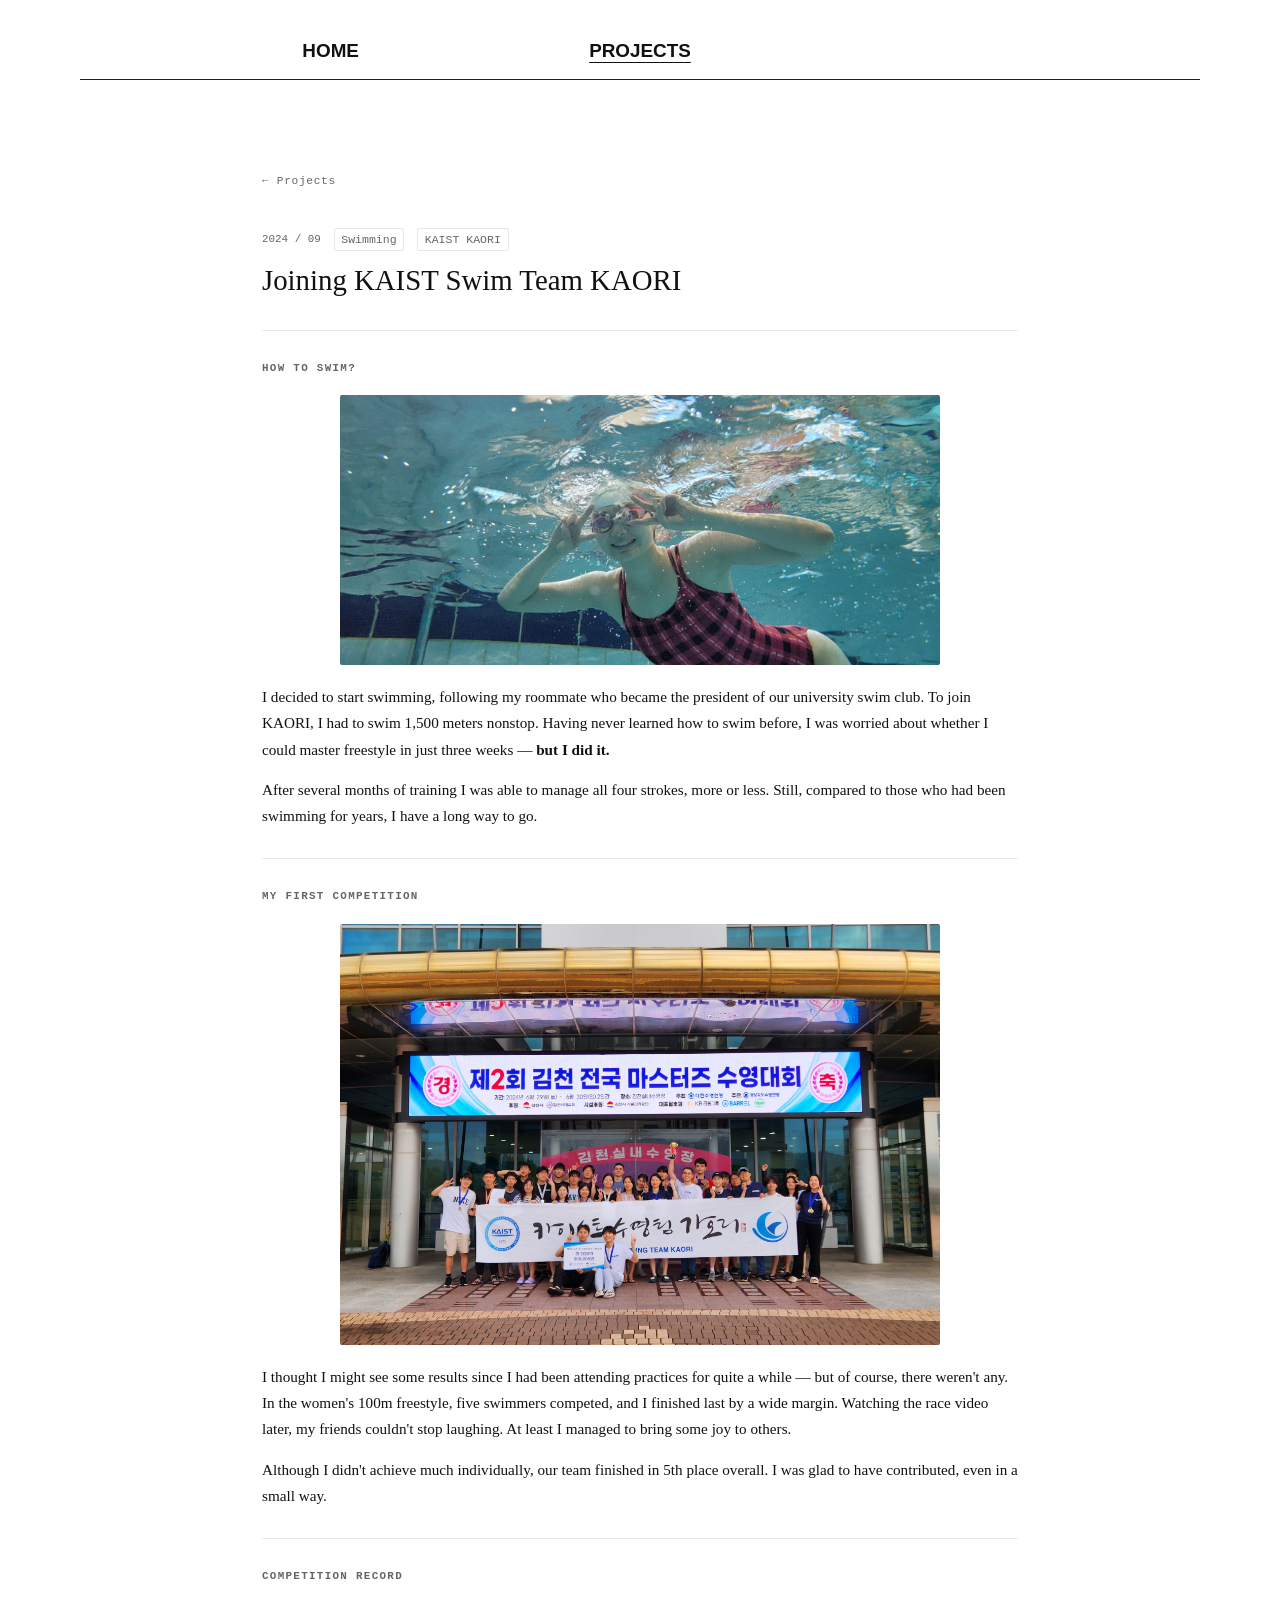
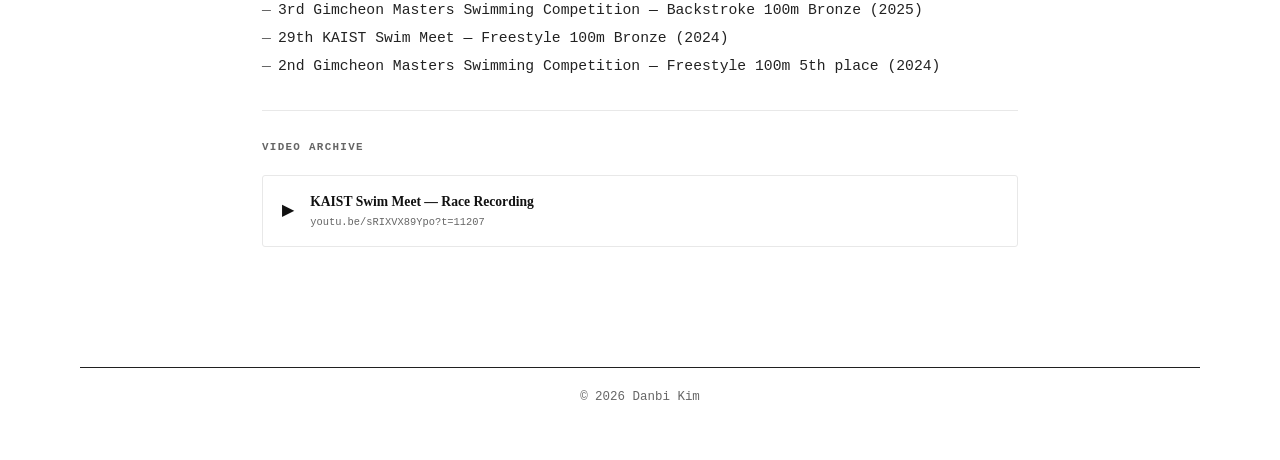
<file: projects/kaori-swim.html>
<!DOCTYPE html>
<html lang="en">
<head>
  <meta charset="UTF-8" /><meta name="viewport" content="width=device-width, initial-scale=1.0" />
  <title>Joining KAIST Swim Team KAORI — Danbi Kim</title>
  <link rel="preconnect" href="https://fonts.googleapis.com" />
  <link rel="preconnect" href="https://fonts.gstatic.com" crossorigin />
  <link href="https://fonts.googleapis.com/css2?family=EB+Garamond:ital,wght@0,400;0,500;0,700;1,400&family=DM+Mono:wght@400;500&display=swap" rel="stylesheet" />
  <link rel="stylesheet" href="../style.css" />
</head>
<body>
<nav>
  <a href="../index.html">Home</a>
  <a href="../index.html" class="active">Projects</a>
</nav>
<div class="detail-main">
  <a class="back-link" href="../index.html">← Projects</a>
  <div class="detail-meta">
    <span class="detail-date">2024 / 09</span>
    <span class="tag">Swimming</span><span class="tag">KAIST KAORI</span>
  </div>
  <h1 class="detail-title">Joining KAIST Swim Team KAORI</h1>
  <hr class="detail-divider" />

  <h2 class="detail-h2">How to Swim?</h2>
  <img class="detail-img" src="/assets/images/projects-images/20240912_102802973_iOS.jpg" alt="Underwater photo at the pool" />
  <p class="detail-p">I decided to start swimming, following my roommate who became the president of our university swim club. To join KAORI, I had to swim 1,500 meters nonstop. Having never learned how to swim before, I was worried about whether I could master freestyle in just three weeks — <strong>but I did it.</strong></p>
  <p class="detail-p">After several months of training I was able to manage all four strokes, more or less. Still, compared to those who had been swimming for years, I have a long way to go.</p>

  <hr class="detail-divider" />
  <h2 class="detail-h2">My First Competition</h2>
  <img class="detail-img" src="/assets/images/projects-images/gimcheon_2nd_danchae.png" alt="KAORI team at the 2nd Gimcheon Masters Swimming Competition" />
  <p class="detail-p">I thought I might see some results since I had been attending practices for quite a while — but of course, there weren't any. In the women's 100m freestyle, five swimmers competed, and I finished last by a wide margin. Watching the race video later, my friends couldn't stop laughing. At least I managed to bring some joy to others.</p>
  <p class="detail-p">Although I didn't achieve much individually, our team finished in 5th place overall. I was glad to have contributed, even in a small way.</p>

  <hr class="detail-divider" />
  <h2 class="detail-h2">Competition Record</h2>
  <ul style="list-style:none;font-size:0.92rem;color:#222;line-height:1.9;">
    <li style="padding-left:1rem;position:relative;"><span style="position:absolute;left:0;color:var(--muted);">—</span> 3rd Gimcheon Masters Swimming Competition — Backstroke 100m Bronze (2025)</li>
    <li style="padding-left:1rem;position:relative;"><span style="position:absolute;left:0;color:var(--muted);">—</span> 29th KAIST Swim Meet — Freestyle 100m Bronze (2024)</li>
    <li style="padding-left:1rem;position:relative;"><span style="position:absolute;left:0;color:var(--muted);">—</span> 2nd Gimcheon Masters Swimming Competition — Freestyle 100m 5th place (2024)</li>
  </ul>

  <hr class="detail-divider" />
  <h2 class="detail-h2">Video Archive</h2>
  <a class="bookmark" href="https://youtu.be/sRIXVX89Ypo?t=11207" target="_blank">
    <span class="bookmark-icon yt">▶</span>
    <div class="bookmark-body">
      <div class="bookmark-title">KAIST Swim Meet — Race Recording</div>
      <div class="bookmark-url">youtu.be/sRIXVX89Ypo?t=11207</div>
    </div>
  </a>
</div>
<footer>© 2026 Danbi Kim</footer>
</body>
</html>
</file>
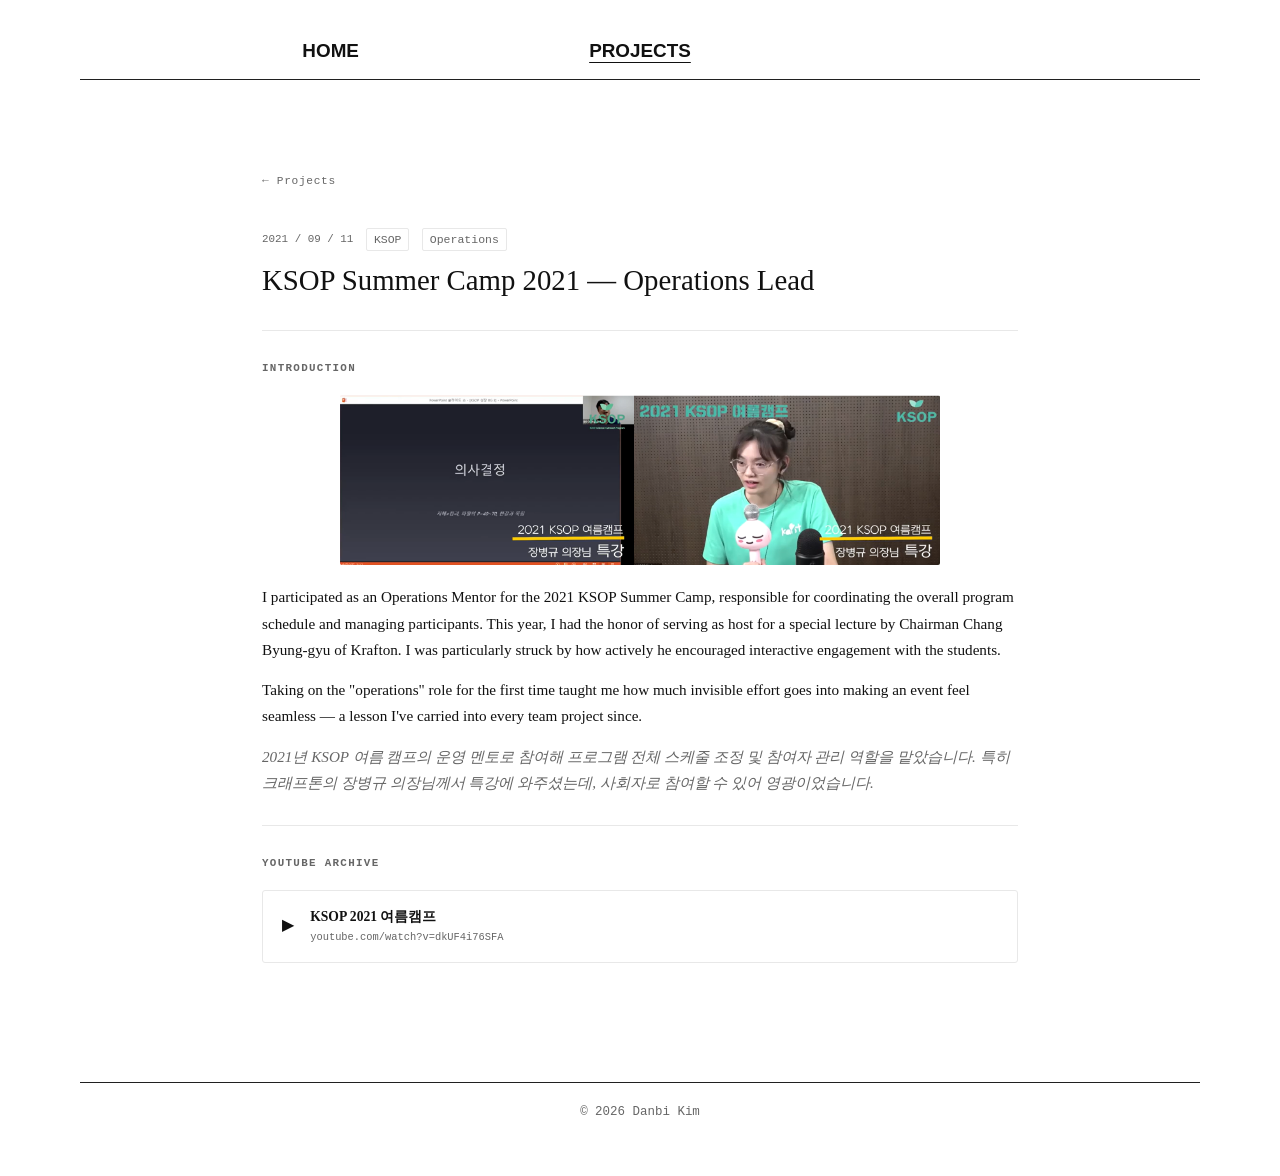
<file: projects/ksop-2021.html>
<!DOCTYPE html>
<html lang="en">
<head>
  <meta charset="UTF-8" /><meta name="viewport" content="width=device-width, initial-scale=1.0" />
  <title>KSOP Summer Camp 2021 — Danbi Kim</title>
  <link rel="preconnect" href="https://fonts.googleapis.com" />
  <link rel="preconnect" href="https://fonts.gstatic.com" crossorigin />
  <link href="https://fonts.googleapis.com/css2?family=EB+Garamond:ital,wght@0,400;0,500;0,700;1,400&family=DM+Mono:wght@400;500&display=swap" rel="stylesheet" />
  <link rel="stylesheet" href="../style.css" />
</head>
<body>
<nav>
  <a href="../index.html">Home</a>
  <a href="../index.html" class="active">Projects</a>
</nav>
<div class="detail-main">
  <a class="back-link" href="../index.html">← Projects</a>
  <div class="detail-meta">
    <span class="detail-date">2021 / 09 / 11</span>
    <span class="tag">KSOP</span><span class="tag">Operations</span>
  </div>
  <h1 class="detail-title">KSOP Summer Camp 2021 — Operations Lead</h1>
  <hr class="detail-divider" />

  <h2 class="detail-h2">Introduction</h2>
  <img class="detail-img" src="/assets/images/projects-images/2021ksopsummer-camp.png" alt="2021 KSOP Summer Camp — hosting Krafton Chairman's lecture" />
  <p class="detail-p">I participated as an Operations Mentor for the 2021 KSOP Summer Camp, responsible for coordinating the overall program schedule and managing participants. This year, I had the honor of serving as host for a special lecture by Chairman Chang Byung-gyu of Krafton. I was particularly struck by how actively he encouraged interactive engagement with the students.</p>
  <p class="detail-p">Taking on the "operations" role for the first time taught me how much invisible effort goes into making an event feel seamless — a lesson I've carried into every team project since.</p>
  <p class="detail-p" style="font-style:italic;color:var(--muted);">2021년 KSOP 여름 캠프의 운영 멘토로 참여해 프로그램 전체 스케줄 조정 및 참여자 관리 역할을 맡았습니다. 특히 크래프톤의 장병규 의장님께서 특강에 와주셨는데, 사회자로 참여할 수 있어 영광이었습니다.</p>

  <hr class="detail-divider" />
  <h2 class="detail-h2">YouTube Archive</h2>
  <a class="bookmark" href="https://www.youtube.com/watch?v=dkUF4i76SFA" target="_blank">
    <span class="bookmark-icon yt">▶</span>
    <div class="bookmark-body">
      <div class="bookmark-title">KSOP 2021 여름캠프</div>
      <div class="bookmark-url">youtube.com/watch?v=dkUF4i76SFA</div>
    </div>
  </a>
</div>
<footer>© 2026 Danbi Kim</footer>
</body>
</html>
</file>
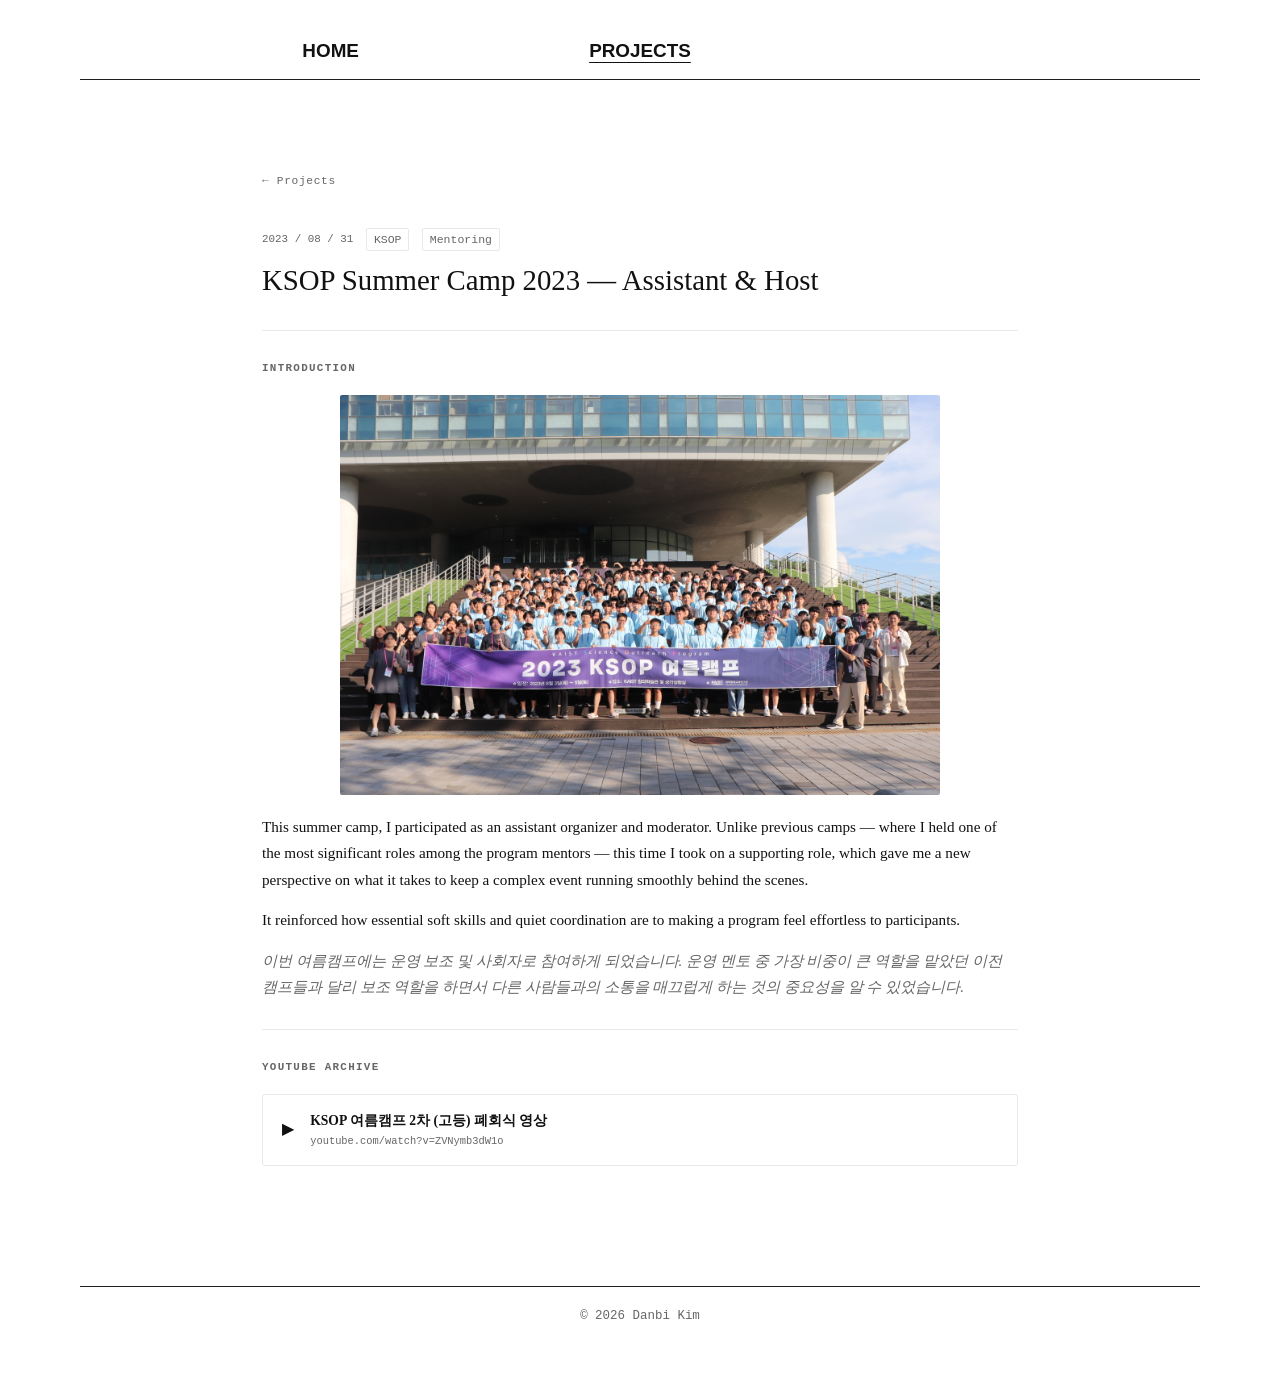
<file: projects/ksop-2023.html>
<!DOCTYPE html>
<html lang="en">
<head>
  <meta charset="UTF-8" /><meta name="viewport" content="width=device-width, initial-scale=1.0" />
  <title>KSOP Summer Camp 2023 — Danbi Kim</title>
  <link rel="preconnect" href="https://fonts.googleapis.com" />
  <link rel="preconnect" href="https://fonts.gstatic.com" crossorigin />
  <link href="https://fonts.googleapis.com/css2?family=EB+Garamond:ital,wght@0,400;0,500;0,700;1,400&family=DM+Mono:wght@400;500&display=swap" rel="stylesheet" />
  <link rel="stylesheet" href="../style.css" />
</head>
<body>
<nav>
  <a href="../index.html">Home</a>
  <a href="../index.html" class="active">Projects</a>
</nav>
<div class="detail-main">
  <a class="back-link" href="../index.html">← Projects</a>
  <div class="detail-meta">
    <span class="detail-date">2023 / 08 / 31</span>
    <span class="tag">KSOP</span><span class="tag">Mentoring</span>
  </div>
  <h1 class="detail-title">KSOP Summer Camp 2023 — Assistant &amp; Host</h1>
  <hr class="detail-divider" />

  <h2 class="detail-h2">Introduction</h2>
  <img class="detail-img" src="/assets/images/projects-images/2023ksopsummer-camp-photo.jpg" alt="2023 KSOP Summer Camp group photo" />
  <p class="detail-p">This summer camp, I participated as an assistant organizer and moderator. Unlike previous camps — where I held one of the most significant roles among the program mentors — this time I took on a supporting role, which gave me a new perspective on what it takes to keep a complex event running smoothly behind the scenes.</p>
  <p class="detail-p">It reinforced how essential soft skills and quiet coordination are to making a program feel effortless to participants.</p>
  <p class="detail-p" style="font-style:italic;color:var(--muted);">이번 여름캠프에는 운영 보조 및 사회자로 참여하게 되었습니다. 운영 멘토 중 가장 비중이 큰 역할을 맡았던 이전 캠프들과 달리 보조 역할을 하면서 다른 사람들과의 소통을 매끄럽게 하는 것의 중요성을 알 수 있었습니다.</p>

  <hr class="detail-divider" />
  <h2 class="detail-h2">YouTube Archive</h2>
  <a class="bookmark" href="https://www.youtube.com/watch?v=ZVNymb3dW1o" target="_blank">
    <span class="bookmark-icon yt">▶</span>
    <div class="bookmark-body">
      <div class="bookmark-title">KSOP 여름캠프 2차 (고등) 폐회식 영상</div>
      <div class="bookmark-url">youtube.com/watch?v=ZVNymb3dW1o</div>
    </div>
  </a>
</div>
<footer>© 2026 Danbi Kim</footer>
</body>
</html>
</file>
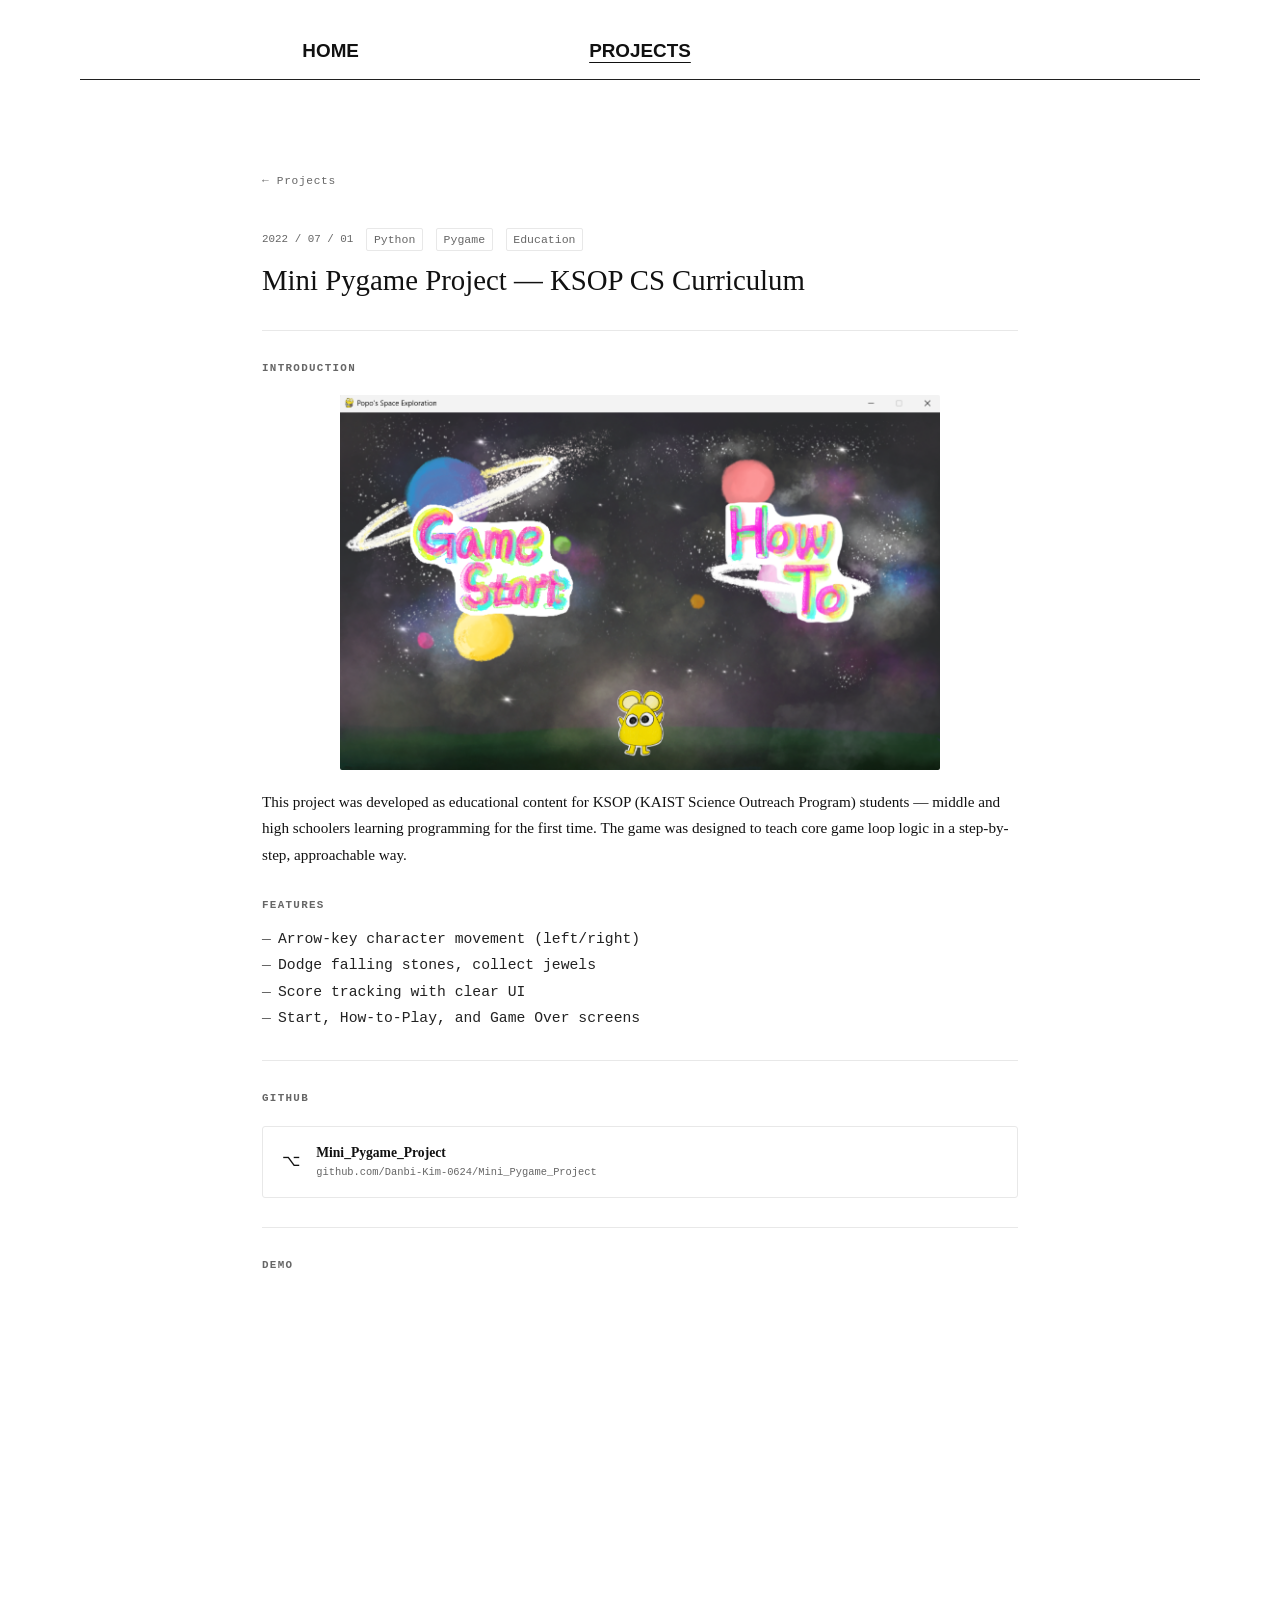
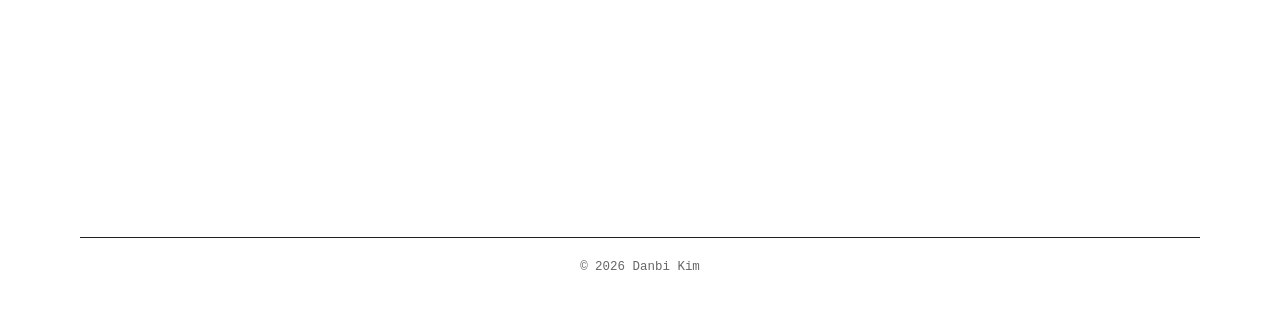
<file: projects/mini-pygame.html>
<!DOCTYPE html>
<html lang="en">
<head>
  <meta charset="UTF-8" /><meta name="viewport" content="width=device-width, initial-scale=1.0" />
  <title>Mini Pygame Project — Danbi Kim</title>
  <link rel="preconnect" href="https://fonts.googleapis.com" />
  <link rel="preconnect" href="https://fonts.gstatic.com" crossorigin />
  <link href="https://fonts.googleapis.com/css2?family=EB+Garamond:ital,wght@0,400;0,500;0,700;1,400&family=DM+Mono:wght@400;500&display=swap" rel="stylesheet" />
  <link rel="stylesheet" href="../style.css" />
</head>
<body>
<nav>
  <a href="../index.html">Home</a>
  <a href="../index.html" class="active">Projects</a>
</nav>
<div class="detail-main">
  <a class="back-link" href="../index.html">← Projects</a>
  <div class="detail-meta">
    <span class="detail-date">2022 / 07 / 01</span>
    <span class="tag">Python</span><span class="tag">Pygame</span><span class="tag">Education</span>
  </div>
  <h1 class="detail-title">Mini Pygame Project — KSOP CS Curriculum</h1>
  <hr class="detail-divider" />

  <h2 class="detail-h2">Introduction</h2>
  <img class="detail-img" src="/assets/images/projects-images/start_screen_capture.png" alt="Popo's Space Exploration — game start screen" />
  <p class="detail-p">This project was developed as educational content for KSOP (KAIST Science Outreach Program) students — middle and high schoolers learning programming for the first time. The game was designed to teach core game loop logic in a step-by-step, approachable way.</p>

  <h2 class="detail-h2">Features</h2>
  <ul style="list-style:none;font-size:0.92rem;color:#222;line-height:1.8;margin-bottom:1rem;">
    <li style="padding-left:1rem;position:relative;"><span style="position:absolute;left:0;color:var(--muted);">—</span> Arrow-key character movement (left/right)</li>
    <li style="padding-left:1rem;position:relative;"><span style="position:absolute;left:0;color:var(--muted);">—</span> Dodge falling stones, collect jewels</li>
    <li style="padding-left:1rem;position:relative;"><span style="position:absolute;left:0;color:var(--muted);">—</span> Score tracking with clear UI</li>
    <li style="padding-left:1rem;position:relative;"><span style="position:absolute;left:0;color:var(--muted);">—</span> Start, How-to-Play, and Game Over screens</li>
  </ul>

  <hr class="detail-divider" />
  <h2 class="detail-h2">GitHub</h2>
  <a class="bookmark" href="https://github.com/Danbi-Kim-0624/Mini_Pygame_Project/" target="_blank">
    <span class="bookmark-icon">⌥</span>
    <div class="bookmark-body">
      <div class="bookmark-title">Mini_Pygame_Project</div>
      <div class="bookmark-url">github.com/Danbi-Kim-0624/Mini_Pygame_Project</div>
    </div>
  </a>

  <hr class="detail-divider" />
  <h2 class="detail-h2">Demo</h2>
  <div class="video-wrapper">
    <iframe src="https://www.youtube.com/embed/aqaAdZVTrz0" title="Mini Pygame Demo" frameborder="0" allowfullscreen></iframe>
  </div>
</div>
<footer>© 2026 Danbi Kim</footer>
</body>
</html>
</file>
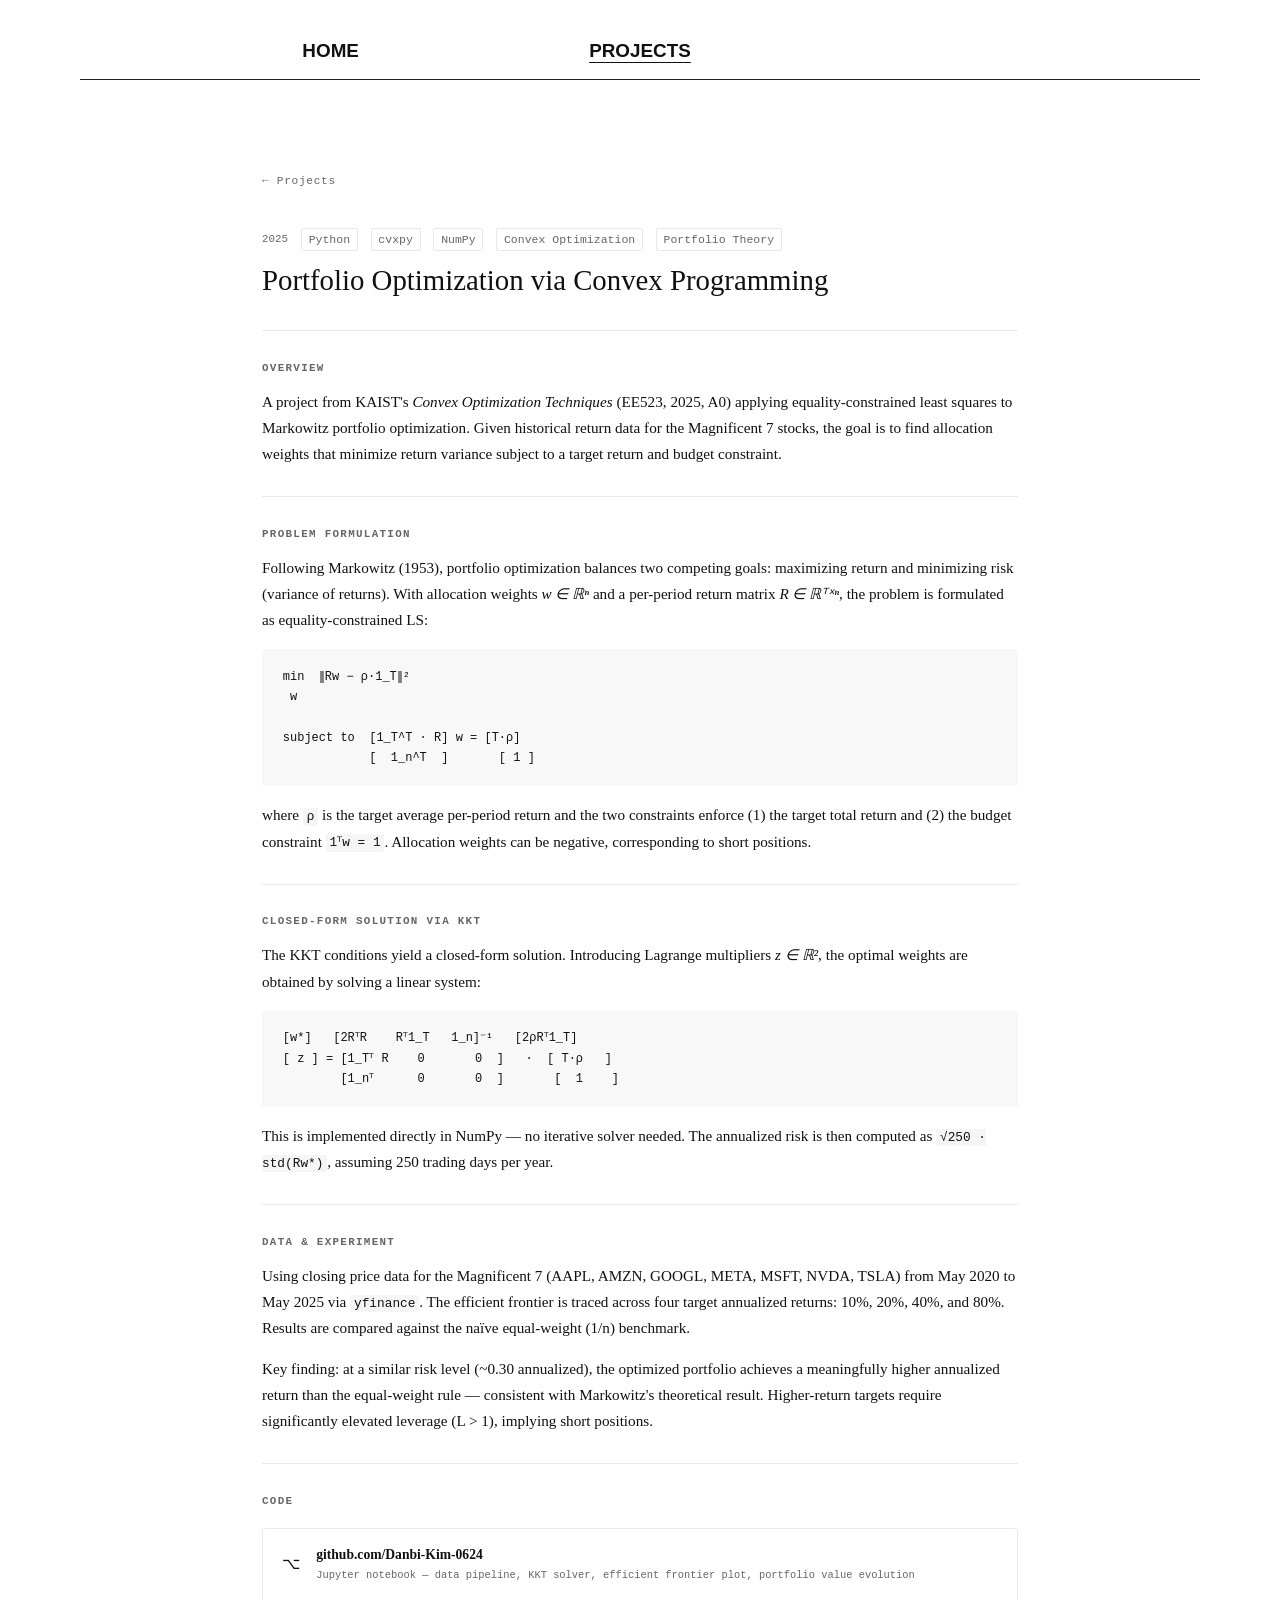
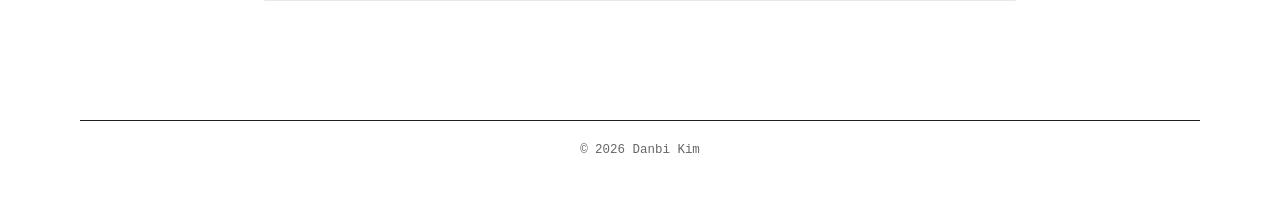
<file: projects/portfolio-optimization.html>
<!DOCTYPE html>
<html lang="en">
<head>
  <meta charset="UTF-8" /><meta name="viewport" content="width=device-width, initial-scale=1.0" />
  <title>Portfolio Optimization — Danbi Kim</title>
  <link rel="preconnect" href="https://fonts.googleapis.com" />
  <link rel="preconnect" href="https://fonts.gstatic.com" crossorigin />
  <link href="https://fonts.googleapis.com/css2?family=EB+Garamond:ital,wght@0,400;0,500;0,700;1,400&family=DM+Mono:wght@400;500&display=swap" rel="stylesheet" />
  <link rel="stylesheet" href="../style.css" />
</head>
<body>
<nav>
  <a href="../index.html">Home</a>
  <a href="../index.html" class="active">Projects</a>
</nav>
<div class="detail-main">
  <a class="back-link" href="../index.html">← Projects</a>
  <div class="detail-meta">
    <span class="detail-date">2025</span>
    <span class="tag">Python</span><span class="tag">cvxpy</span><span class="tag">NumPy</span><span class="tag">Convex Optimization</span><span class="tag">Portfolio Theory</span>
  </div>
  <h1 class="detail-title">Portfolio Optimization via Convex Programming</h1>
  <hr class="detail-divider" />

  <h2 class="detail-h2">Overview</h2>
  <p class="detail-p">A project from KAIST's <em>Convex Optimization Techniques</em> (EE523, 2025, A0) applying equality-constrained least squares to Markowitz portfolio optimization. Given historical return data for the Magnificent 7 stocks, the goal is to find allocation weights that minimize return variance subject to a target return and budget constraint.</p>

  <hr class="detail-divider" />
  <h2 class="detail-h2">Problem Formulation</h2>
  <p class="detail-p">Following Markowitz (1953), portfolio optimization balances two competing goals: maximizing return and minimizing risk (variance of returns). With allocation weights <em>w ∈ ℝⁿ</em> and a per-period return matrix <em>R ∈ ℝᵀˣⁿ</em>, the problem is formulated as equality-constrained LS:</p>

  <pre style="font-family:var(--mono);font-size:0.75rem;background:#f8f8f8;border:1px solid var(--border);border-radius:3px;padding:1.1rem 1.3rem;line-height:1.7;overflow-x:auto;margin:1rem 0;">min  ‖Rw − ρ·1_T‖²
 w

subject to  [1_T^T · R] w = [T·ρ]
            [  1_n^T  ]       [ 1 ]</pre>

  <p class="detail-p">where <code style="font-family:var(--mono);font-size:0.8rem;background:#f5f5f5;padding:.1em .3em;border-radius:2px;">ρ</code> is the target average per-period return and the two constraints enforce (1) the target total return and (2) the budget constraint <code style="font-family:var(--mono);font-size:0.8rem;background:#f5f5f5;padding:.1em .3em;border-radius:2px;">1ᵀw = 1</code>. Allocation weights can be negative, corresponding to short positions.</p>

  <hr class="detail-divider" />
  <h2 class="detail-h2">Closed-Form Solution via KKT</h2>
  <p class="detail-p">The KKT conditions yield a closed-form solution. Introducing Lagrange multipliers <em>z ∈ ℝ²</em>, the optimal weights are obtained by solving a linear system:</p>

  <pre style="font-family:var(--mono);font-size:0.75rem;background:#f8f8f8;border:1px solid var(--border);border-radius:3px;padding:1.1rem 1.3rem;line-height:1.7;overflow-x:auto;margin:1rem 0;">[w*]   [2RᵀR    Rᵀ1_T   1_n]⁻¹   [2ρRᵀ1_T]
[ z ] = [1_Tᵀ R    0       0  ]   ·  [ T·ρ   ]
        [1_nᵀ      0       0  ]       [  1    ]</pre>

  <p class="detail-p">This is implemented directly in NumPy — no iterative solver needed. The annualized risk is then computed as <code style="font-family:var(--mono);font-size:0.8rem;background:#f5f5f5;padding:.1em .3em;border-radius:2px;">√250 · std(Rw*)</code>, assuming 250 trading days per year.</p>

  <hr class="detail-divider" />
  <h2 class="detail-h2">Data & Experiment</h2>
  <p class="detail-p">Using closing price data for the Magnificent 7 (AAPL, AMZN, GOOGL, META, MSFT, NVDA, TSLA) from May 2020 to May 2025 via <code style="font-family:var(--mono);font-size:0.8rem;background:#f5f5f5;padding:.1em .3em;border-radius:2px;">yfinance</code>. The efficient frontier is traced across four target annualized returns: 10%, 20%, 40%, and 80%. Results are compared against the naïve equal-weight (1/n) benchmark.</p>

  <p class="detail-p">Key finding: at a similar risk level (~0.30 annualized), the optimized portfolio achieves a meaningfully higher annualized return than the equal-weight rule — consistent with Markowitz's theoretical result. Higher-return targets require significantly elevated leverage (L > 1), implying short positions.</p>

  <hr class="detail-divider" />
  <h2 class="detail-h2">Code</h2>
  <a class="bookmark" href="https://github.com/iamdanbi/Portfolio_Optimization" target="_blank">
    <span class="bookmark-icon">⌥</span>
    <div class="bookmark-body">
      <div class="bookmark-title">github.com/Danbi-Kim-0624</div>
      <div class="bookmark-url">Jupyter notebook — data pipeline, KKT solver, efficient frontier plot, portfolio value evolution</div>
    </div>
  </a>
</div>
<footer>© 2026 Danbi Kim</footer>
</body>
</html>
</file>
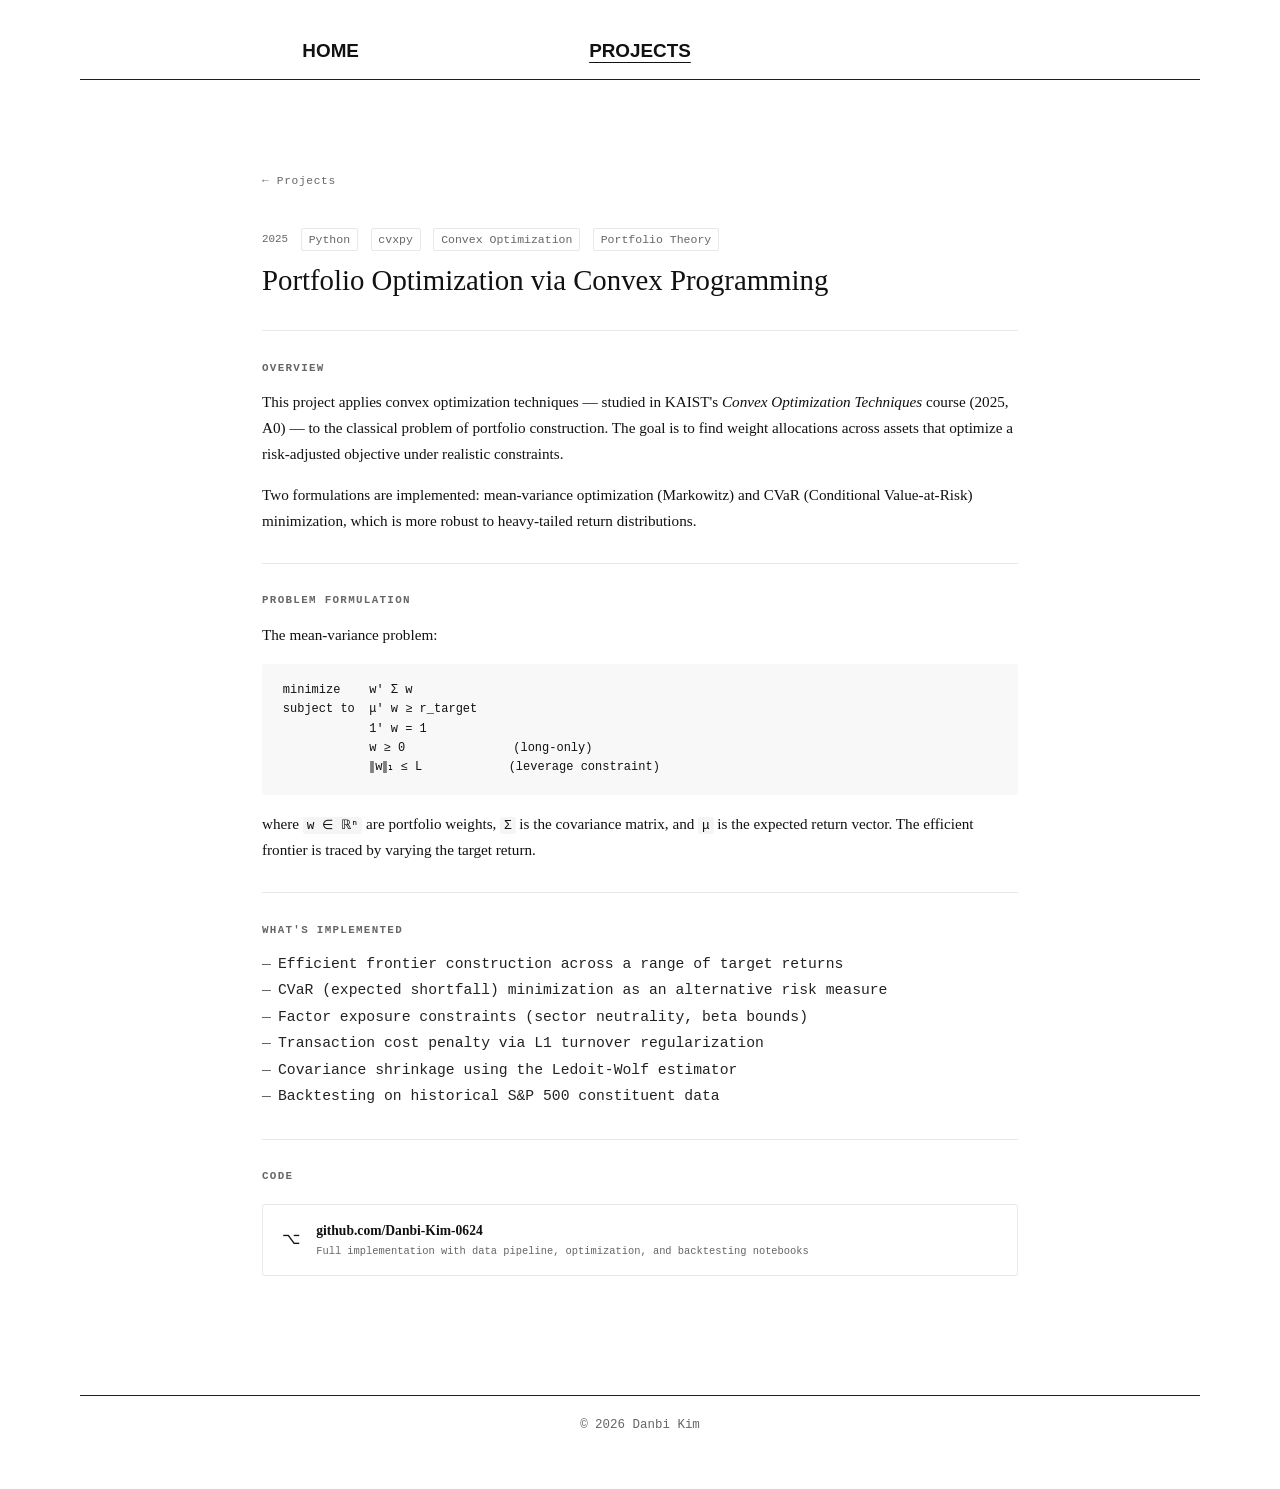
<file: projects/portfolio-optimization0.html>
<!DOCTYPE html>
<html lang="en">
<head>
  <meta charset="UTF-8" /><meta name="viewport" content="width=device-width, initial-scale=1.0" />
  <title>Portfolio Optimization — Danbi Kim</title>
  <link rel="preconnect" href="https://fonts.googleapis.com" />
  <link rel="preconnect" href="https://fonts.gstatic.com" crossorigin />
  <link href="https://fonts.googleapis.com/css2?family=EB+Garamond:ital,wght@0,400;0,500;0,700;1,400&family=DM+Mono:wght@400;500&display=swap" rel="stylesheet" />
  <link rel="stylesheet" href="../style.css" />
</head>
<body>
<nav>
  <a href="../index.html">Home</a>
  <a href="../index.html#projects" class="active">Projects</a>
</nav>
<div class="detail-main">
  <a class="back-link" href="../index.html">← Projects</a>
  <div class="detail-meta">
    <span class="detail-date">2025</span>
    <span class="tag">Python</span><span class="tag">cvxpy</span><span class="tag">Convex Optimization</span><span class="tag">Portfolio Theory</span>
  </div>
  <h1 class="detail-title">Portfolio Optimization via Convex Programming</h1>
  <hr class="detail-divider" />

  <h2 class="detail-h2">Overview</h2>
  <p class="detail-p">This project applies convex optimization techniques — studied in KAIST's <em>Convex Optimization Techniques</em> course (2025, A0) — to the classical problem of portfolio construction. The goal is to find weight allocations across assets that optimize a risk-adjusted objective under realistic constraints.</p>
  <p class="detail-p">Two formulations are implemented: mean-variance optimization (Markowitz) and CVaR (Conditional Value-at-Risk) minimization, which is more robust to heavy-tailed return distributions.</p>

  <hr class="detail-divider" />
  <h2 class="detail-h2">Problem Formulation</h2>
  <p class="detail-p">The mean-variance problem:</p>
  <pre style="font-family:var(--mono);font-size:0.75rem;background:#f8f8f8;border:1px solid var(--border);border-radius:3px;padding:1.1rem 1.3rem;line-height:1.6;overflow-x:auto;margin:1rem 0;">minimize    w' Σ w
subject to  μ' w ≥ r_target
            1' w = 1
            w ≥ 0               (long-only)
            ‖w‖₁ ≤ L            (leverage constraint)</pre>
  <p class="detail-p">where <code style="font-family:var(--mono);font-size:0.8rem;background:#f5f5f5;padding:.1em .3em;border-radius:2px;">w ∈ ℝⁿ</code> are portfolio weights, <code style="font-family:var(--mono);font-size:0.8rem;background:#f5f5f5;padding:.1em .3em;border-radius:2px;">Σ</code> is the covariance matrix, and <code style="font-family:var(--mono);font-size:0.8rem;background:#f5f5f5;padding:.1em .3em;border-radius:2px;">μ</code> is the expected return vector. The efficient frontier is traced by varying the target return.</p>

  <hr class="detail-divider" />
  <h2 class="detail-h2">What's Implemented</h2>
  <ul style="list-style:none;font-size:0.92rem;color:#222;line-height:1.8;">
    <li style="padding-left:1rem;position:relative;"><span style="position:absolute;left:0;color:var(--muted);">—</span> Efficient frontier construction across a range of target returns</li>
    <li style="padding-left:1rem;position:relative;"><span style="position:absolute;left:0;color:var(--muted);">—</span> CVaR (expected shortfall) minimization as an alternative risk measure</li>
    <li style="padding-left:1rem;position:relative;"><span style="position:absolute;left:0;color:var(--muted);">—</span> Factor exposure constraints (sector neutrality, beta bounds)</li>
    <li style="padding-left:1rem;position:relative;"><span style="position:absolute;left:0;color:var(--muted);">—</span> Transaction cost penalty via L1 turnover regularization</li>
    <li style="padding-left:1rem;position:relative;"><span style="position:absolute;left:0;color:var(--muted);">—</span> Covariance shrinkage using the Ledoit-Wolf estimator</li>
    <li style="padding-left:1rem;position:relative;"><span style="position:absolute;left:0;color:var(--muted);">—</span> Backtesting on historical S&amp;P 500 constituent data</li>
  </ul>

  <hr class="detail-divider" />
  <h2 class="detail-h2">Code</h2>
  <a class="bookmark" href="https://github.com/Danbi-Kim-0624" target="_blank">
    <span class="bookmark-icon">⌥</span>
    <div class="bookmark-body">
      <div class="bookmark-title">github.com/Danbi-Kim-0624</div>
      <div class="bookmark-url">Full implementation with data pipeline, optimization, and backtesting notebooks</div>
    </div>
  </a>
</div>
<footer>© 2026 Danbi Kim</footer>
</body>
</html>
</file>
<file: style.css>
*, *::before, *::after { box-sizing: border-box; margin: 0; padding: 0; }

:root {
  --bg: #ffffff;
  --text: #111111;
  --muted: #666666;
  --line: #202020;
  --link-blue: #2f39ff;
  --serif: Georgia, "Times New Roman", Times, "Apple SD Gothic Neo", serif;
  --sans: Arial, Helvetica, sans-serif;
  --mono: ui-monospace, "SFMono-Regular", Menlo, Consolas, "Liberation Mono", monospace;
  --page-w: 1120px;
}

html { font-size: 16px; }

body {
  min-height: 100vh;
  background: var(--bg);
  color: var(--text);
  font-family: var(--mono);
  line-height: 1.5;
}

a { color: inherit; }

nav {
  width: min(var(--page-w), calc(100% - 8rem));
  margin: 42px auto 0;
  padding: 0 6rem 18px;
  border-bottom: 1px solid var(--line);
  display: grid;
  grid-template-columns: repeat(3, 1fr);
  align-items: center;
  text-align: center;
}

nav a {
  color: var(--text);
  font-family: var(--sans);
  font-size: 1.18rem;
  font-weight: 800;
  line-height: 1;
  text-decoration: none;
  text-transform: uppercase;
}

nav a:hover,
nav a.active {
  text-decoration: underline;
  text-underline-offset: 5px;
}

nav a:hover { color: var(--link-blue); }

main {
  width: min(var(--page-w), calc(100% - 8rem));
  margin: 0 auto;
  padding: 0 0 66px;
}

.page { display: none; }
.page.active { display: block; }

.name-header {
  text-align: center;
  padding: 115px 0 0;
}

.home-name {
  font-family: var(--sans);
  font-size: clamp(4.7rem, 8.2vw, 7.3rem);
  font-weight: 900;
  letter-spacing: 0;
  line-height: 0.92;
}

.phonetic {
  margin-top: 0.55rem;
  font-family: var(--sans);
  font-size: clamp(1.65rem, 2.8vw, 2.3rem);
  font-weight: 800;
  line-height: 1;
}

.home-collage {
  position: relative;
  width: min(860px, 100%);
  height: 420px;
  margin: 54px auto 66px;
}

.thought-link,
.academics-link {
  position: absolute;
  display: block;
  color: var(--text);
  text-decoration: none;
}

.thought-link {
  left: 5%;
  top: 0%;
  width: 225px;
  height: 164px;
  z-index: 2;
}

.thought-link img,
.academics-link img {
  display: block;
  width: 100%;
  height: auto;
  pointer-events: none;
}

.thought-link span {
  position: absolute;
  left: 19px;
  top: 54px;
  font-family: var(--serif);
  font-size: 1.92rem;
  line-height: 1;
  text-decoration: underline;
  text-decoration-thickness: 1px;
  text-underline-offset: 3px;
  white-space: nowrap;
}

.thought-link:hover span,
.academics-link:hover span {
  color: var(--link-blue);
}

.cat-drawing {
  position: absolute;
  left: 286px;
  top: 0;
  width: 314px;
  height: auto;
  z-index: 1;
}

.academics-link {
  right: 5px;
  top: 222px;
  width: 315px;
  height: 181px;
  z-index: 3;
}

.academics-link span {
  position: absolute;
  left: 82px;
  top: 82px;
  font-family: var(--serif);
  font-size: 2.05rem;
  line-height: 1;
  text-decoration: underline;
  text-decoration-thickness: 1px;
  text-underline-offset: 4px;
  white-space: nowrap;
}

.link-row {
  position: absolute;
  left: 50%;
  top: 316px;
  transform: translateX(-50%);
  z-index: 4;
  display: flex;
  width: 270px;
  flex-direction: column;
  align-items: center;
  gap: 0.12rem;
  color: var(--link-blue);
  font-family: var(--mono);
  font-size: 0.82rem;
  font-weight: 400;
  line-height: 1.15;
  text-align: center;
}

.link-row a {
  display: inline-flex;
  align-items: center;
  justify-content: center;
  gap: 0.28rem;
  color: var(--link-blue);
  text-decoration: underline;
  text-decoration-thickness: 1px;
  text-underline-offset: 2px;
}

.link-row a:hover { color: #0000cc; }

.link-row svg {
  width: 0.85rem;
  height: 0.85rem;
  fill: currentColor;
  flex: 0 0 auto;
}

.intro-text {
  width: min(1060px, 100%);
  margin: 0 auto;
  color: #222222;
  font-family: var(--mono);
  font-size: 1.02rem;
  font-weight: 400;
  letter-spacing: 0;
  line-height: 1.48;
  text-align: center;
}

.intro-text p + p { margin-top: 1.7rem; }

.intro-emphasis {
  color: var(--text);
  font-family: var(--serif);
  font-style: italic;
  text-decoration: underline;
  text-decoration-thickness: 1px;
  text-underline-offset: 3px;
}

.intro-emphasis:hover { color: var(--link-blue); }

.section {
  width: min(1000px, 100%);
  margin: 3rem auto 0;
}

.section:first-of-type { margin-top: 4.5rem; }

.section,
.section-label,
.entry-list,
.entry-main,
.entry-sub {
  font-family: "Source Serif 4", Georgia, "Times New Roman", Times, "Apple SD Gothic Neo", serif;
  font-optical-sizing: auto;
}

.section-label {
  margin-bottom: 0.55rem;
  font-size: 1.55rem;
  font-weight: 700;
  line-height: 1.15;
}

.entry-list {
  list-style: none;
  padding-left: 1.35rem;
}

.entry-list li + li { margin-top: 0.12rem; }

.entry-main {
  font-size: 1.22rem;
  font-weight: 400;
  line-height: 1.22;
}

.entry-sub {
  margin-top: 0.2rem;
  margin-left: 1.25rem;
  color: var(--muted);
  font-size: 1rem;
  line-height: 1.25;
}

.entry-year { display: none; }

.placeholder-page {
  min-height: 58vh;
  padding-top: 160px;
  text-align: center;
}

.placeholder-page p {
  font-family: var(--mono);
  font-size: 1.25rem;
  font-weight: 400;
}

footer {
  width: min(var(--page-w), calc(100% - 8rem));
  margin: 0 auto;
  border-top: 1px solid var(--line);
  padding: 20px 0 54px;
  color: var(--muted);
  font-family: var(--mono);
  font-size: 0.78rem;
  font-weight: 400;
  text-align: center;
}

/* Projects tab retained for older links. */
.projects-intro {
  padding-top: 100px;
  margin-bottom: 2.8rem;
  color: var(--muted);
  font-family: var(--serif);
  font-size: 0.95rem;
  font-style: italic;
}

.project-group + .project-group {
  margin-top: 2.8rem;
  padding-top: 2.4rem;
  border-top: 1px solid #e8e8e8;
}

.project-group-label {
  margin-bottom: 1.3rem;
  font-family: var(--mono);
  font-size: 0.75rem;
  font-weight: 400;
  letter-spacing: 0.08em;
  text-transform: uppercase;
}

.project-item {
  padding: 1rem 0;
  border-bottom: 1px solid #e8e8e8;
}

.project-item:last-child { border-bottom: none; }

.project-header {
  display: flex;
  justify-content: space-between;
  gap: 1rem;
  align-items: baseline;
}

.project-title,
.project-desc {
  font-family: var(--serif);
}

.project-title {
  font-size: 1.05rem;
  font-weight: 700;
}

.project-title a {
  text-decoration: none;
  border-bottom: 1px solid #bbbbbb;
}

.project-year,
.tag {
  color: var(--muted);
  font-family: var(--mono);
  font-size: 0.72rem;
}

.project-desc {
  margin-top: 0.35rem;
  color: #444444;
  font-size: 0.96rem;
  line-height: 1.55;
}

.project-tags {
  display: flex;
  flex-wrap: wrap;
  gap: 0.3rem;
  margin-top: 0.45rem;
}

.tag {
  border: 1px solid #e8e8e8;
  border-radius: 2px;
  padding: 0.1rem 0.42rem;
}

/* Project detail pages. */
.detail-main {
  max-width: 820px;
  margin: 0 auto;
  padding: 88px 2rem 100px;
}

.back-link {
  display: inline-flex;
  gap: 0.35rem;
  margin-bottom: 2.4rem;
  color: var(--muted);
  font-family: var(--mono);
  font-size: 0.7rem;
  letter-spacing: 0.06em;
  text-decoration: none;
}

.detail-meta {
  display: flex;
  align-items: center;
  gap: 0.8rem;
  margin-bottom: 0.8rem;
}

.detail-date,
.detail-h2,
.bookmark-url {
  color: var(--muted);
  font-family: var(--mono);
}

.detail-date { font-size: 0.68rem; }

.detail-title {
  margin-bottom: 2rem;
  font-family: var(--serif);
  font-size: 1.8rem;
  font-weight: 400;
  line-height: 1.2;
}

.detail-divider {
  border: none;
  border-top: 1px solid #e8e8e8;
  margin: 1.8rem 0;
}

.detail-h2 {
  margin: 1.8rem 0 0.8rem;
  font-size: 0.68rem;
  letter-spacing: 0.12em;
  text-transform: uppercase;
}

.detail-p {
  margin-bottom: 0.9rem;
  font-family: var(--serif);
  font-size: 0.95rem;
  line-height: 1.72;
}

.detail-img {
  display: block;
  width: 100%;
  max-width: 600px;
  margin: 1.2rem auto;
  border-radius: 2px;
}

.bookmark {
  display: flex;
  align-items: center;
  gap: 1rem;
  border: 1px solid #e8e8e8;
  border-radius: 3px;
  padding: 1rem 1.2rem;
  margin: 1.2rem 0;
  text-decoration: none;
}

.bookmark-title {
  margin-bottom: 0.15rem;
  font-family: var(--serif);
  font-size: 0.85rem;
  font-weight: 700;
}

.bookmark-url { font-size: 0.65rem; }

.video-wrapper {
  position: relative;
  height: 0;
  margin: 1.2rem 0;
  overflow: hidden;
  padding-bottom: 56.25%;
}

.video-wrapper iframe {
  position: absolute;
  inset: 0;
  width: 100%;
  height: 100%;
}

@media (max-width: 760px) {
  nav,
  main,
  footer {
    width: min(100% - 2rem, var(--page-w));
  }

  nav {
    margin-top: 24px;
    padding: 0 0 14px;
    gap: 0.35rem;
  }

  nav a { font-size: clamp(0.78rem, 3.3vw, 1rem); }

  .name-header { padding-top: 70px; }

  .home-name { font-size: clamp(3.2rem, 16vw, 5rem); }
  .phonetic { font-size: clamp(1.15rem, 5vw, 1.7rem); }

  .home-collage {
    width: min(420px, 100%);
    height: 470px;
    margin: 36px auto 46px;
  }

  .thought-link {
    left: 18px;
    top: 18px;
    width: 164px;
  }

  .thought-link span {
    left: 13px;
    top: 39px;
    font-size: 1.42rem;
  }

  .cat-drawing {
    left: 50%;
    top: 10%;
    width: 258px;
    transform: translateX(-50%);
  }

  .academics-link {
    left: 50%;
    right: auto;
    top: 255px;
    width: 236px;
    transform: translateX(-50%);
  }

  .academics-link span {
    left: 60px;
    top: 61px;
    font-size: 1.52rem;
  }

  .link-row {
    top: 400px;
    width: 230px;
    font-size: 0.72rem;
  }

  .intro-text {
    font-size: 0.86rem;
    line-height: 1.55;
  }

  .section,
  .section:first-of-type {
    margin-top: 2.6rem;
  }

  .section-label { font-size: 1.35rem; }
  .entry-list { padding-left: 0.85rem; }
  .entry-main { font-size: 1.04rem; }
  .entry-sub { font-size: 0.88rem; }

  .project-header { flex-direction: column; gap: 0.12rem; }
}

@media (max-width: 390px) {
  .home-collage { height: 440px; }
  .thought-link { width: 150px; }
  .thought-link span { font-size: 1.28rem; }
  .cat-drawing { width: 235px; }
  .academics-link { top: 235px; width: 218px; }
  .academics-link span {
    left: 55px;
    top: 56px;
    font-size: 1.42rem;
  }

  .link-row { top: 348px; }
}

.policy-page {
  width: min(820px, calc(100% - 3rem));
  margin: 0 auto;
  padding: 4rem 0 3rem;
}

.policy-header {
  padding-bottom: 2.5rem;
  border-bottom: 1px solid var(--line);
  text-align: center;
}

.policy-icon {
  display: block;
  width: 128px;
  height: 128px;
  margin: 0 auto 1.5rem;
  border-radius: 24px;
}

.policy-kicker {
  color: var(--link-blue);
  font-family: var(--sans);
  font-size: 0.9rem;
  font-weight: 800;
  letter-spacing: 0.08em;
  text-transform: uppercase;
}

.policy-header h1 {
  margin-top: 0.45rem;
  font-family: "Source Serif 4", var(--serif);
  font-size: clamp(2.4rem, 6vw, 4.2rem);
  line-height: 1;
}

.policy-date {
  margin-top: 0.9rem;
  color: var(--muted);
  font-size: 0.85rem;
}

.policy-content {
  padding: 3rem 0 1rem;
  font-family: "Source Serif 4", var(--serif);
  font-size: 1.08rem;
  line-height: 1.65;
}

.policy-content p + p { margin-top: 1rem; }

.policy-content ul {
  margin: 0.8rem 0 0 1.5rem;
}

.policy-content li + li { margin-top: 0.35rem; }

.policy-content h2 {
  margin: 2.35rem 0 0.55rem;
  font-size: 1.45rem;
  line-height: 1.2;
}

.policy-content a,
.policy-footer a {
  color: var(--link-blue);
  text-underline-offset: 3px;
}

.policy-content a:hover,
.policy-footer a:hover { color: #0000cc; }

.policy-footer {
  width: 100%;
  display: flex;
  justify-content: center;
  gap: 0.65rem;
  padding-top: 1.5rem;
  border-top: 1px solid var(--line);
  font-size: 0.85rem;
}

@media (max-width: 600px) {
  .policy-page {
    width: min(100% - 2rem, 820px);
    padding-top: 2rem;
  }

  .policy-header { padding-bottom: 2rem; }
  .policy-content { padding-top: 2rem; }
}
</file>
